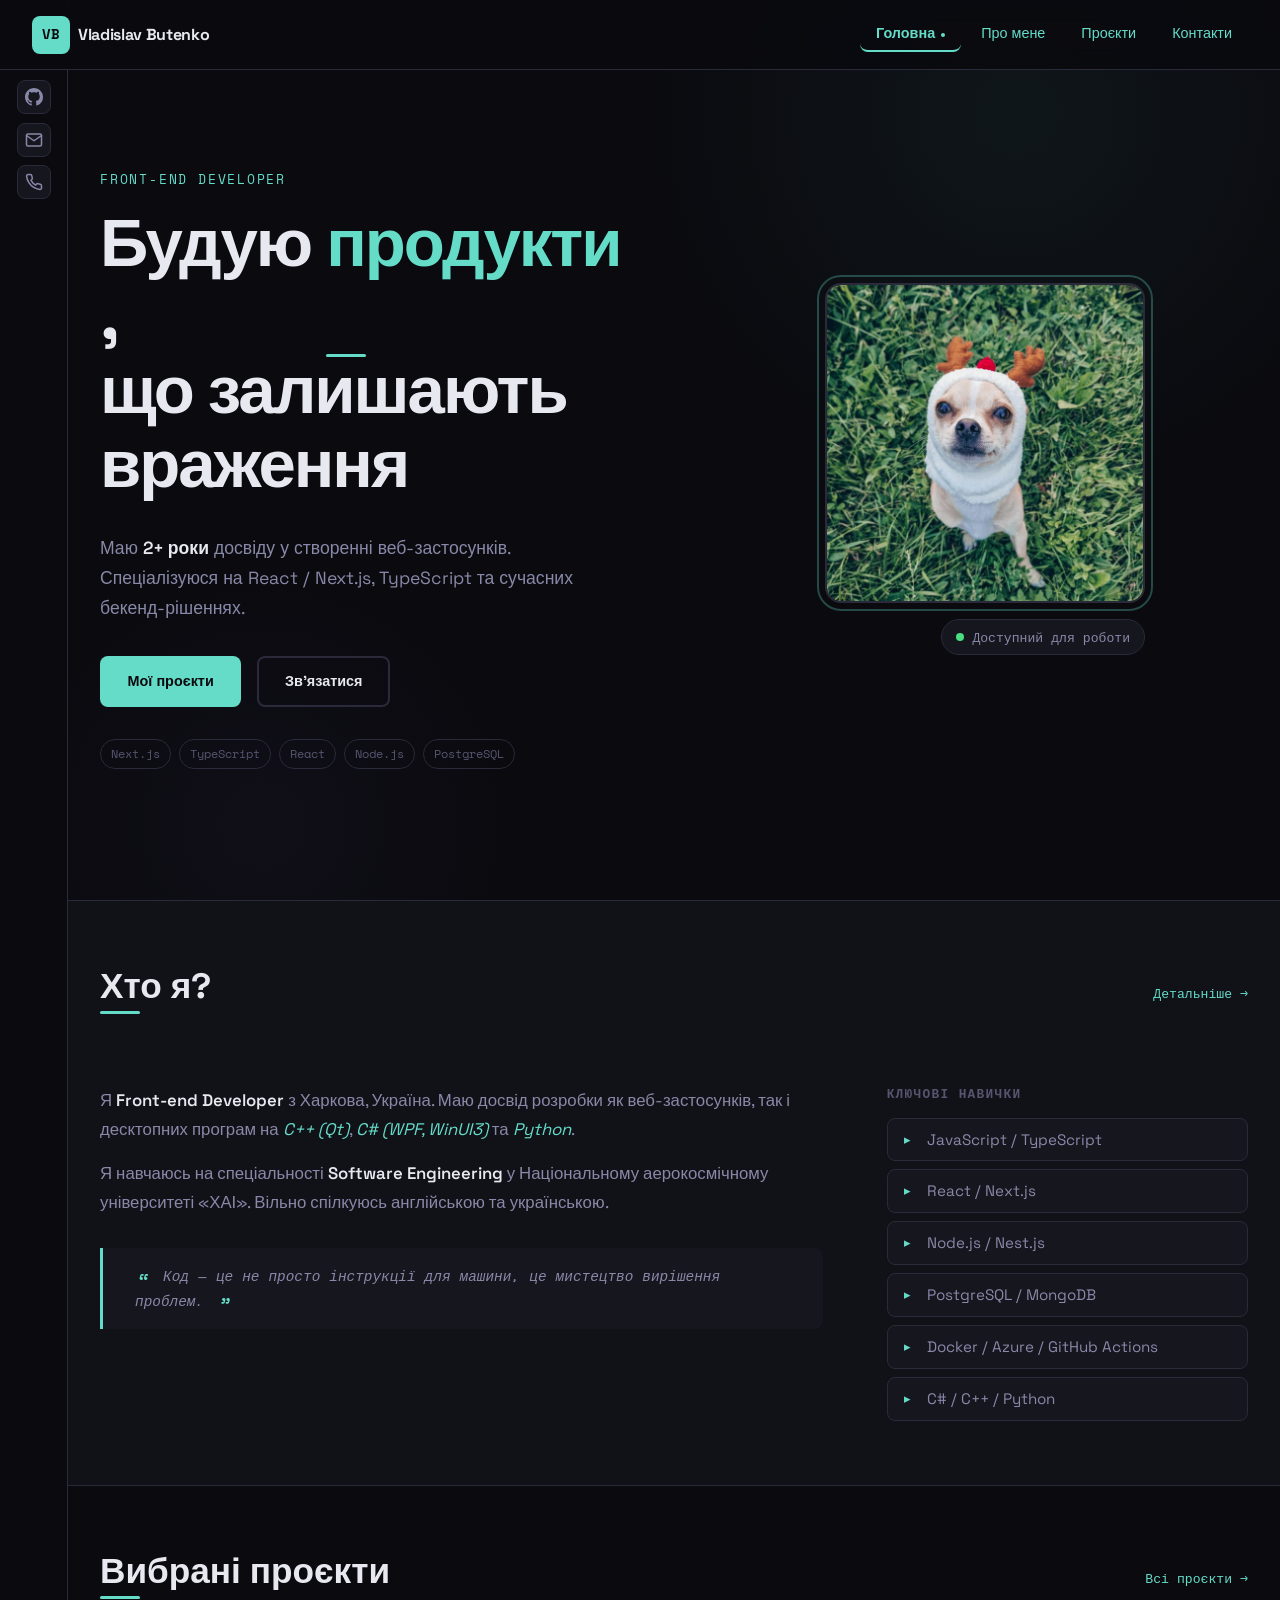
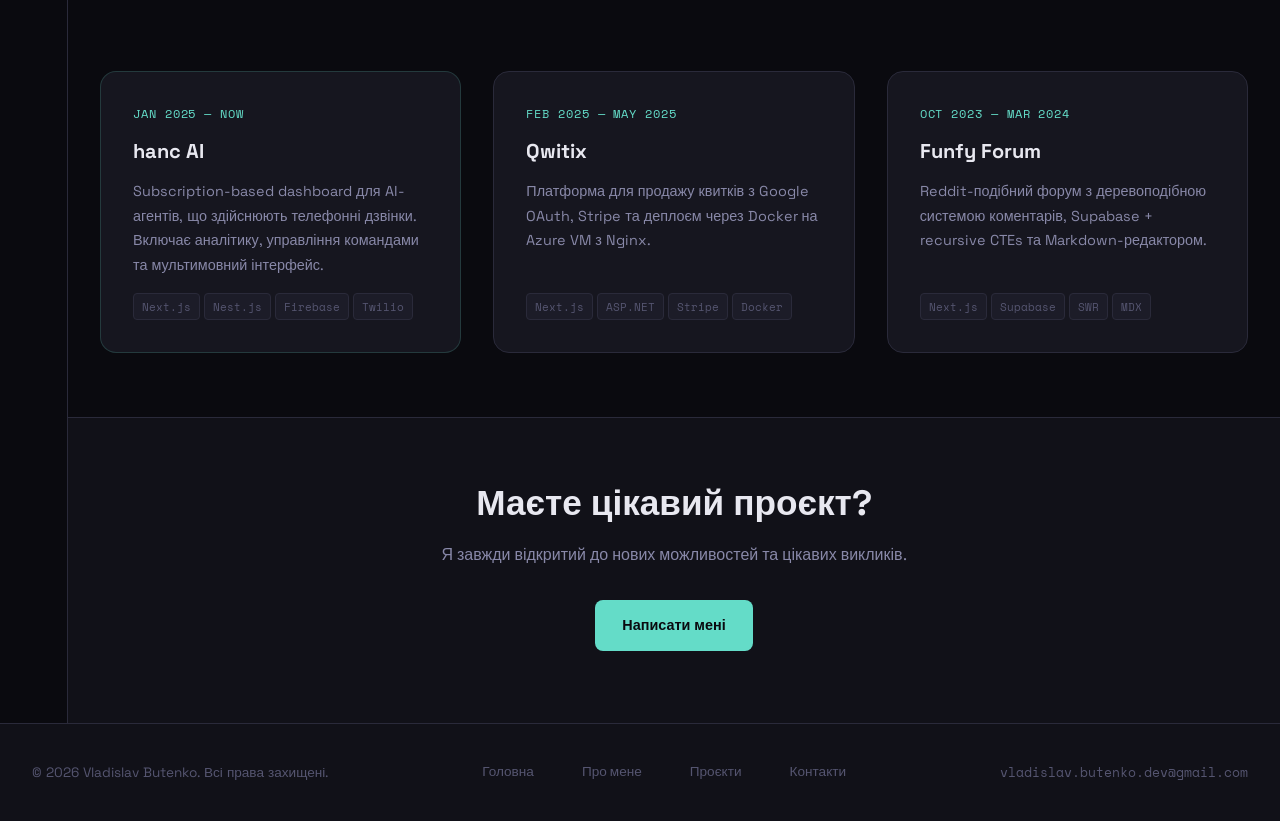
<file: index.html>
<!doctype html>
<html lang="uk">
  <head>
    <meta charset="UTF-8" />
    <meta name="viewport" content="width=device-width, initial-scale=1.0" />
    <meta
      name="description"
      content="Vladislav Butenko — Front-end Developer. Персональне портфоліо."
    />
    <meta name="author" content="Vladislav Butenko" />
    <title>Vladislav Butenko — Портфоліо</title>
    <link rel="preconnect" href="https://fonts.googleapis.com" />
    <link rel="preconnect" href="https://fonts.gstatic.com" crossorigin />
    <link
      href="https://fonts.googleapis.com/css2?family=Space+Grotesk:wght@300;400;500;600;700&family=Space+Mono:ital,wght@0,400;0,700;1,400&display=swap"
      rel="stylesheet"
    />
    <link rel="stylesheet" href="styles.css" />
  </head>
  <body>
    <div class="page">
      <div id="top" aria-hidden="true"></div>
      <!-- ===== HEADER ===== -->
      <header class="site-header page-header">
        <div class="header-inner">
          <a href="index.html" class="logo" aria-label="Головна">
            <span class="logo-mark">VB</span>
            <span class="logo-text">Vladislav Butenko</span>
          </a>

          <nav class="nav" aria-label="Головна навігація">
            <input
              type="checkbox"
              id="menu-toggle"
              class="menu-toggle"
              aria-hidden="true"
            />
            <label
              for="menu-toggle"
              class="hamburger"
              aria-label="Відкрити меню"
            >
              <span></span>
              <span></span>
              <span></span>
            </label>
            <ul class="nav-list">
              <li class="nav-item"><span class="nav-current">Головна</span></li>
              <li class="nav-item">
                <a href="about.html" class="nav-link">Про мене</a>
              </li>
              <li class="nav-item">
                <a href="projects.html" class="nav-link">Проєкти</a>
              </li>
              <li class="nav-item">
                <a href="contacts.html" class="nav-link">Контакти</a>
              </li>
            </ul>
          </nav>
        </div>
      </header>

      <!-- ===== MAIN ===== -->
      <main id="main-content" class="page-content">
        <!-- Hero Section -->
        <section class="hero section" id="hero">
          <div class="container hero-layout">
            <div class="hero-content">
              <p class="hero-tag">Front-end Developer</p>
              <h1 class="hero-title">
                Будую <em>продукти</em>,<br />
                що залишають<br />
                <strong>враження</strong>
              </h1>
              <p class="hero-description">
                Маю <strong>2+ роки</strong> досвіду у створенні
                веб-застосунків. Спеціалізуюся на React / Next.js, TypeScript та
                сучасних бекенд-рішеннях.
              </p>
              <div class="hero-actions">
                <a href="projects.html" class="btn btn-primary">Мої проєкти</a>
                <a href="contacts.html" class="btn btn-outline">Зв'язатися</a>
              </div>
              <ul class="hero-stack">
                <li>Next.js</li>
                <li>TypeScript</li>
                <li>React</li>
                <li>Node.js</li>
                <li>PostgreSQL</li>
              </ul>
            </div>
            <div class="hero-visual">
              <figure class="avatar-wrapper">
                <div class="avatar-ring"></div>
                <img
                  src="images/avatar.jpg"
                  alt="Vladislav Butenko — Front-end Developer"
                  class="avatar-img"
                  width="340"
                  height="340"
                />
                <figcaption class="sr-only">Vladislav Butenko</figcaption>
              </figure>
              <div class="hero-badge" aria-hidden="true">
                <span class="badge-dot"></span>
                <span>Доступний для роботи</span>
              </div>
            </div>
          </div>
        </section>

        <!-- About Preview Section -->
        <section class="section section-about-preview" id="about-preview">
          <div class="container">
            <div class="section-header">
              <h2 class="section-title">Хто я?</h2>
              <a href="about.html" class="section-link">Детальніше &rarr;</a>
            </div>
            <div class="about-preview-grid">
              <div class="about-preview-text">
                <p>
                  Я <strong>Front-end Developer</strong> з Харкова, Україна. Маю
                  досвід розробки як веб-застосунків, так і десктопних програм
                  на <em>C++ (Qt)</em>, <em>C# (WPF, WinUI3)</em> та
                  <em>Python</em>.
                </p>
                <p>
                  Я навчаюсь на спеціальності
                  <strong>Software Engineering</strong> у Національному
                  аерокосмічному університеті «ХАІ». Вільно спілкуюсь
                  англійською та українською.
                </p>
                <blockquote class="home-quote">
                  <p>
                    Код — це не просто інструкції для машини, це мистецтво
                    вирішення проблем.
                  </p>
                </blockquote>
              </div>
              <aside class="about-preview-aside">
                <h3>Ключові навички</h3>
                <ul class="skills-list">
                  <li><span></span>JavaScript / TypeScript</li>
                  <li><span></span>React / Next.js</li>
                  <li><span></span>Node.js / Nest.js</li>
                  <li><span></span>PostgreSQL / MongoDB</li>
                  <li><span></span>Docker / Azure / GitHub Actions</li>
                  <li><span></span>C# / C++ / Python</li>
                </ul>
              </aside>
            </div>
          </div>
        </section>

        <!-- Featured Projects Section -->
        <section class="section section-featured" id="featured">
          <div class="container">
            <div class="section-header">
              <h2 class="section-title">Вибрані проєкти</h2>
              <a href="projects.html" class="section-link"
                >Всі проєкти &rarr;</a
              >
            </div>
            <div class="featured-grid">
              <article class="project-card project-card--featured">
                <div class="card-tag">Jan 2025 &mdash; Now</div>
                <h3 class="card-title">hanc AI</h3>
                <p class="card-description">
                  Subscription-based dashboard для AI-агентів, що здійснюють
                  телефонні дзвінки. Включає аналітику, управління командами та
                  мультимовний інтерфейс.
                </p>
                <ul class="card-stack">
                  <li>Next.js</li>
                  <li>Nest.js</li>
                  <li>Firebase</li>
                  <li>Twilio</li>
                </ul>
              </article>
              <article class="project-card">
                <div class="card-tag">Feb 2025 &mdash; May 2025</div>
                <h3 class="card-title">Qwitix</h3>
                <p class="card-description">
                  Платформа для продажу квитків з Google OAuth, Stripe та
                  деплоєм через Docker на Azure VM з Nginx.
                </p>
                <ul class="card-stack">
                  <li>Next.js</li>
                  <li>ASP.NET</li>
                  <li>Stripe</li>
                  <li>Docker</li>
                </ul>
              </article>
              <article class="project-card">
                <div class="card-tag">Oct 2023 &mdash; Mar 2024</div>
                <h3 class="card-title">Funfy Forum</h3>
                <p class="card-description">
                  Reddit-подібний форум з деревоподібною системою коментарів,
                  Supabase + recursive CTEs та Markdown-редактором.
                </p>
                <ul class="card-stack">
                  <li>Next.js</li>
                  <li>Supabase</li>
                  <li>SWR</li>
                  <li>MDX</li>
                </ul>
              </article>
            </div>
          </div>
        </section>

        <!-- CTA Section -->
        <section class="section section-cta" id="cta">
          <div class="container">
            <div class="cta-box">
              <h2>Маєте цікавий проєкт?</h2>
              <p>
                Я завжди відкритий до нових можливостей та цікавих викликів.
              </p>
              <a href="contacts.html" class="btn btn-primary">Написати мені</a>
            </div>
          </div>
        </section>
      </main>

      <aside class="page-sidebar social-nav" aria-label="Соціальні мережі">
        <p class="social-nav-label">Мої соціальні мережі</p>
        <ul class="social-nav-list">
          <li>
            <a
              href="https://github.com/Fyz-dev"
              target="_blank"
              rel="noopener noreferrer"
              class="social-nav-link"
              aria-label="GitHub"
              title="GitHub"
            >
              <svg
                aria-hidden="true"
                width="18"
                height="18"
                viewBox="0 0 24 24"
                fill="currentColor"
              >
                <path
                  d="M12 0C5.37 0 0 5.37 0 12c0 5.31 3.435 9.795 8.205 11.385.6.105.825-.255.825-.57 0-.285-.015-1.23-.015-2.235-3.015.555-3.795-.735-4.035-1.41-.135-.345-.72-1.41-1.23-1.695-.42-.225-1.02-.78-.015-.795.945-.015 1.62.87 1.845 1.23 1.08 1.815 2.805 1.305 3.495.99.105-.78.42-1.305.765-1.605-2.67-.3-5.46-1.335-5.46-5.925 0-1.305.465-2.385 1.23-3.225-.12-.3-.54-1.53.12-3.18 0 0 1.005-.315 3.3 1.23.96-.27 1.98-.405 3-.405s2.04.135 3 .405c2.295-1.56 3.3-1.23 3.3-1.23.66 1.65.24 2.88.12 3.18.765.84 1.23 1.905 1.23 3.225 0 4.605-2.805 5.625-5.475 5.925.435.375.81 1.095.81 2.22 0 1.605-.015 2.895-.015 3.3 0 .315.225.69.825.57A12.02 12.02 0 0 0 24 12c0-6.63-5.37-12-12-12z"
                />
              </svg>
            </a>
          </li>
          <li>
            <a
              href="mailto:vladislav.butenko.dev@gmail.com"
              class="social-nav-link"
              aria-label="Email"
              title="Email"
            >
              <svg
                aria-hidden="true"
                width="18"
                height="18"
                viewBox="0 0 24 24"
                fill="none"
                stroke="currentColor"
                stroke-width="2"
                stroke-linecap="round"
                stroke-linejoin="round"
              >
                <path
                  d="M4 4h16c1.1 0 2 .9 2 2v12c0 1.1-.9 2-2 2H4c-1.1 0-2-.9-2-2V6c0-1.1.9-2 2-2z"
                />
                <polyline points="22,6 12,13 2,6" />
              </svg>
            </a>
          </li>
          <li>
            <a
              href="tel:+380000000000"
              class="social-nav-link"
              aria-label="Телефон"
              title="Телефон"
            >
              <svg
                aria-hidden="true"
                width="18"
                height="18"
                viewBox="0 0 24 24"
                fill="none"
                stroke="currentColor"
                stroke-width="2"
                stroke-linecap="round"
                stroke-linejoin="round"
              >
                <path
                  d="M22 16.92v3a2 2 0 0 1-2.18 2 19.79 19.79 0 0 1-8.63-3.07 19.5 19.5 0 0 1-6-6A19.79 19.79 0 0 1 2.12 4.18 2 2 0 0 1 4.11 2h3a2 2 0 0 1 2 1.72c.12.9.33 1.78.62 2.62a2 2 0 0 1-.45 2.11L8 9.76a16 16 0 0 0 6.24 6.24l1.31-1.28a2 2 0 0 1 2.11-.45c.84.29 1.72.5 2.62.62A2 2 0 0 1 22 16.92z"
                />
              </svg>
            </a>
          </li>
        </ul>
      </aside>

      <!-- ===== FOOTER ===== -->
      <footer class="site-footer page-footer">
        <div class="container footer-inner">
          <p>&copy; 2026 Vladislav Butenko. Всі права захищені.</p>
          <nav aria-label="Footer навігація">
            <ul class="footer-nav">
              <li><a href="index.html">Головна</a></li>
              <li><a href="about.html">Про мене</a></li>
              <li><a href="projects.html">Проєкти</a></li>
              <li><a href="contacts.html">Контакти</a></li>
            </ul>
          </nav>
          <p class="footer-contact">
            <a href="mailto:vladislav.butenko.dev@gmail.com"
              >vladislav.butenko.dev@gmail.com</a
            >
          </p>
        </div>
      </footer>
    </div>

    <!-- Back to top button -->
    <a href="#top" class="back-to-top" aria-label="Повернутися нагору"
      >&#8593;</a
    >

    <script>
      var backToTop = document.querySelector(".back-to-top");
      if (backToTop) {
        function toggleBackToTop() {
          if (window.scrollY > 320) {
            backToTop.classList.add("visible");
          } else {
            backToTop.classList.remove("visible");
          }
        }

        toggleBackToTop();
        window.addEventListener("scroll", toggleBackToTop, { passive: true });
      }
    </script>
  </body>
</html>
</file>
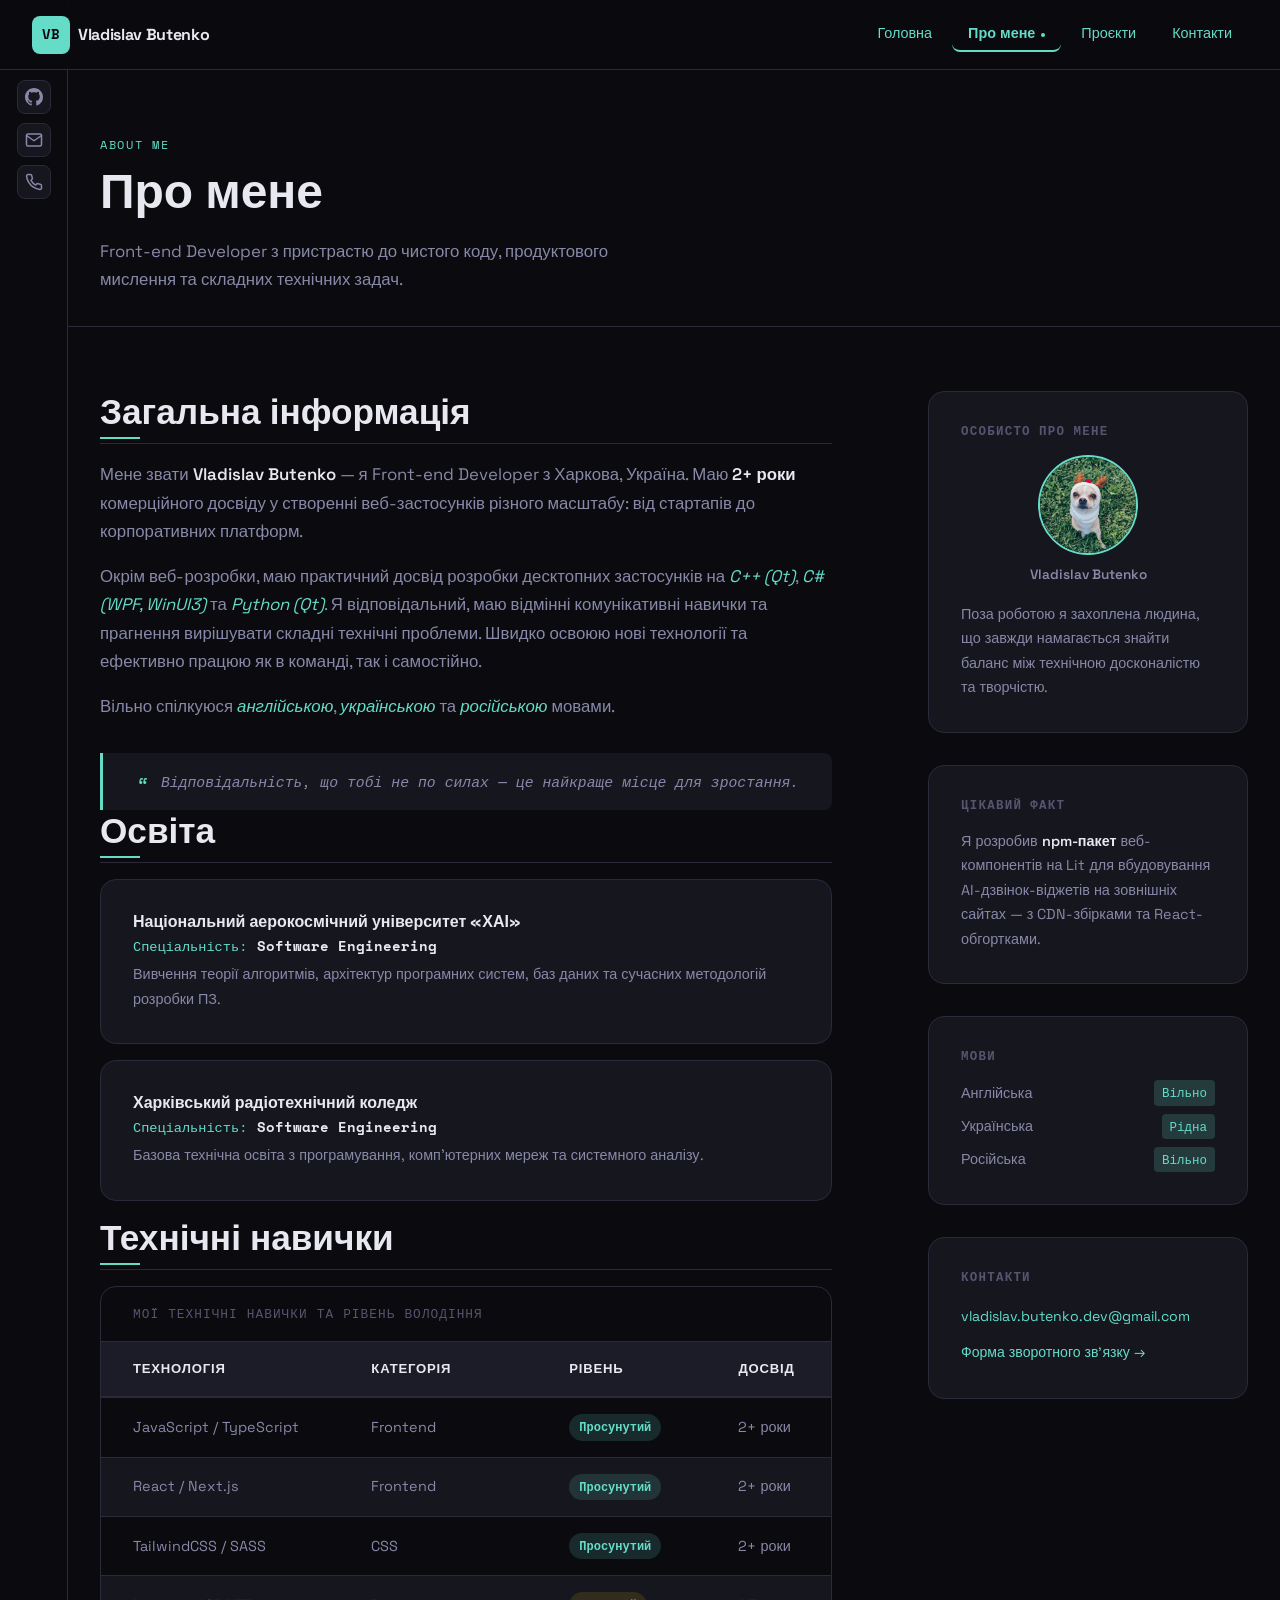
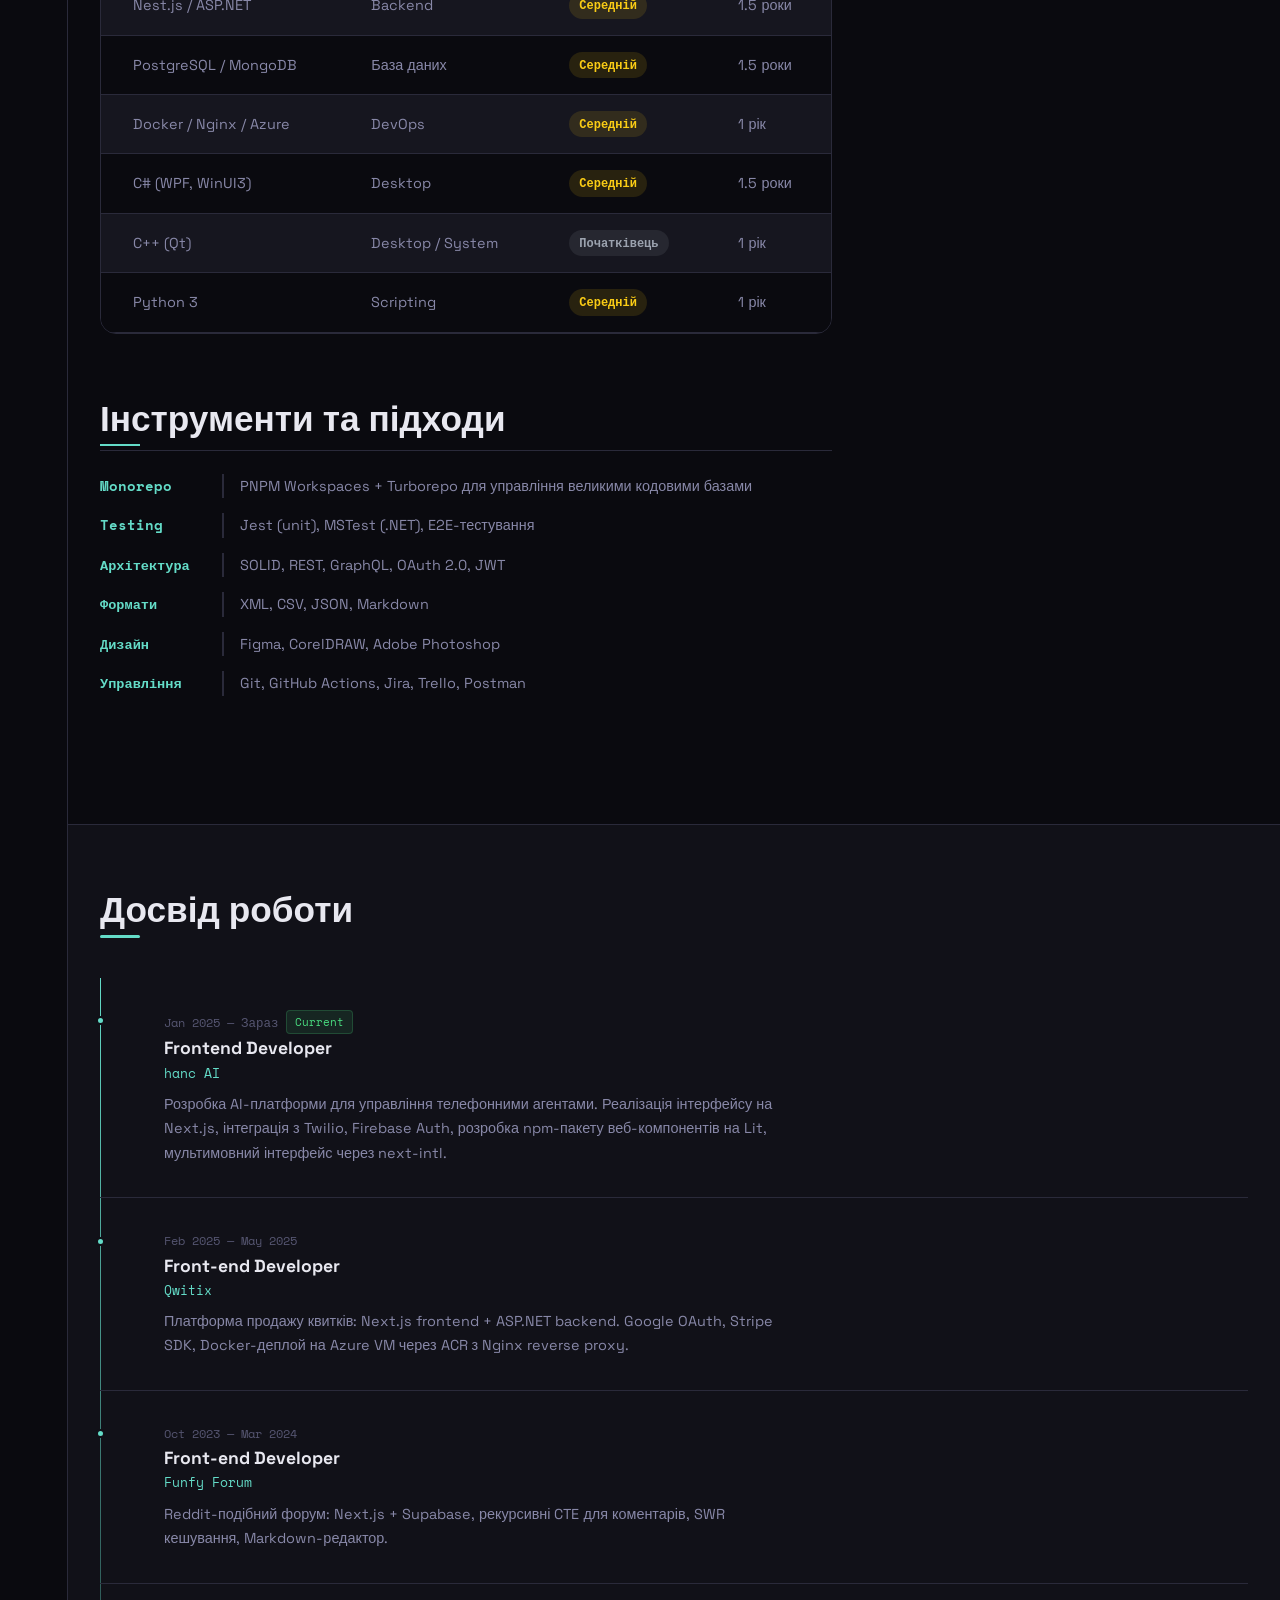
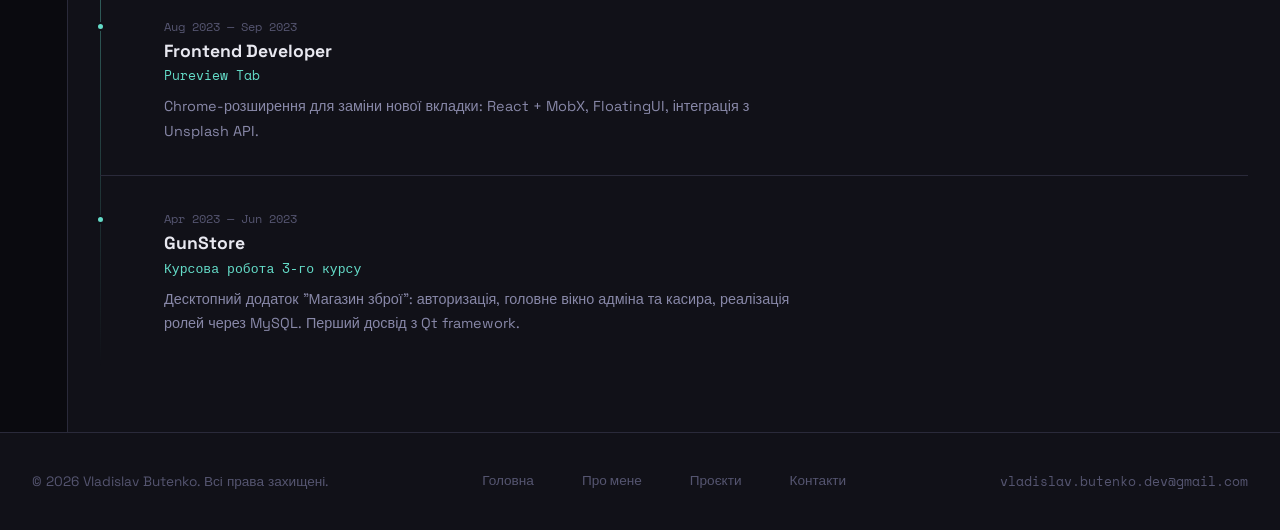
<file: about.html>
<!doctype html>
<html lang="uk">
  <head>
    <meta charset="UTF-8" />
    <meta name="viewport" content="width=device-width, initial-scale=1.0" />
    <meta
      name="description"
      content="Про мене — Vladislav Butenko, Front-end Developer. Освіта, навички та досвід."
    />
    <meta name="author" content="Vladislav Butenko" />
    <title>Про мене — Vladislav Butenko</title>
    <link rel="preconnect" href="https://fonts.googleapis.com" />
    <link rel="preconnect" href="https://fonts.gstatic.com" crossorigin />
    <link
      href="https://fonts.googleapis.com/css2?family=Space+Grotesk:wght@300;400;500;600;700&family=Space+Mono:ital,wght@0,400;0,700;1,400&display=swap"
      rel="stylesheet"
    />
    <link rel="stylesheet" href="styles.css" />
  </head>
  <body>
    <div class="page">
      <div id="top" aria-hidden="true"></div>
      <!-- ===== HEADER ===== -->
      <header class="site-header page-header">
        <div class="header-inner">
          <a href="index.html" class="logo" aria-label="Головна">
            <span class="logo-mark">VB</span>
            <span class="logo-text">Vladislav Butenko</span>
          </a>

          <nav class="nav" aria-label="Головна навігація">
            <input
              type="checkbox"
              id="menu-toggle"
              class="menu-toggle"
              aria-hidden="true"
            />
            <label
              for="menu-toggle"
              class="hamburger"
              aria-label="Відкрити меню"
            >
              <span></span>
              <span></span>
              <span></span>
            </label>
            <ul class="nav-list">
              <li class="nav-item">
                <a href="index.html" class="nav-link">Головна</a>
              </li>
              <li class="nav-item">
                <span class="nav-current">Про мене</span>
              </li>
              <li class="nav-item">
                <a href="projects.html" class="nav-link">Проєкти</a>
              </li>
              <li class="nav-item">
                <a href="contacts.html" class="nav-link">Контакти</a>
              </li>
            </ul>
          </nav>
        </div>
      </header>

      <!-- ===== MAIN ===== -->
      <main id="main-content" class="page-content">
        <!-- Page Hero -->
        <section class="page-hero section">
          <div class="container">
            <p class="page-hero-tag">About me</p>
            <h1 class="page-hero-title">Про мене</h1>
            <p class="page-hero-description">
              Front-end Developer з пристрастю до чистого коду, продуктового
              мислення та складних технічних задач.
            </p>
          </div>
        </section>

        <!-- Bio Section -->
        <section class="section" id="bio">
          <div class="container about-layout">
            <div class="about-main">
              <article class="about-bio">
                <h2>Загальна інформація</h2>
                <p>
                  Мене звати <strong>Vladislav Butenko</strong> — я Front-end
                  Developer з Харкова, Україна. Маю
                  <strong>2+ роки</strong> комерційного досвіду у створенні
                  веб-застосунків різного масштабу: від стартапів до
                  корпоративних платформ.
                </p>
                <p>
                  Окрім веб-розробки, маю практичний досвід розробки десктопних
                  застосунків на
                  <em>C++ (Qt)</em>, <em>C# (WPF, WinUI3)</em> та
                  <em>Python (Qt)</em>. Я відповідальний, маю відмінні
                  комунікативні навички та прагнення вирішувати складні технічні
                  проблеми. Швидко освоюю нові технології та ефективно працюю як
                  в команді, так і самостійно.
                </p>
                <p>
                  Вільно спілкуюся <em>англійською</em>, <em>українською</em> та
                  <em>російською</em> мовами.
                </p>

                <blockquote class="about-quote">
                  <p>
                    Відповідальність, що тобі не по силах — це найкраще місце
                    для зростання.
                  </p>
                </blockquote>
              </article>

              <!-- Education Section -->
              <section id="education">
                <h2>Освіта</h2>

                <div class="edu-item">
                  <h3>Національний аерокосмічний університет «ХАІ»</h3>
                  <p class="edu-meta">
                    Спеціальність: <strong>Software Engineering</strong>
                  </p>
                  <p>
                    Вивчення теорії алгоритмів, архітектур програмних систем,
                    баз даних та сучасних методологій розробки ПЗ.
                  </p>
                </div>

                <div class="edu-item">
                  <h3>Харківський радіотехнічний коледж</h3>
                  <p class="edu-meta">
                    Спеціальність: <strong>Software Engineering</strong>
                  </p>
                  <p>
                    Базова технічна освіта з програмування, комп'ютерних мереж
                    та системного аналізу.
                  </p>
                </div>
              </section>

              <!-- Skills Table -->
              <section id="skills-table">
                <h2>Технічні навички</h2>
                <div class="table-wrapper">
                  <table class="skills-table">
                    <caption>
                      Мої технічні навички та рівень володіння
                    </caption>
                    <thead>
                      <tr>
                        <th scope="col">Технологія</th>
                        <th scope="col">Категорія</th>
                        <th scope="col">Рівень</th>
                        <th scope="col">Досвід</th>
                      </tr>
                    </thead>
                    <tbody>
                      <tr>
                        <td>JavaScript / TypeScript</td>
                        <td>Frontend</td>
                        <td>
                          <span class="level-badge level-advanced"
                            >Просунутий</span
                          >
                        </td>
                        <td>2+ роки</td>
                      </tr>
                      <tr>
                        <td>React / Next.js</td>
                        <td>Frontend</td>
                        <td>
                          <span class="level-badge level-advanced"
                            >Просунутий</span
                          >
                        </td>
                        <td>2+ роки</td>
                      </tr>
                      <tr>
                        <td>TailwindCSS / SASS</td>
                        <td>CSS</td>
                        <td>
                          <span class="level-badge level-advanced"
                            >Просунутий</span
                          >
                        </td>
                        <td>2+ роки</td>
                      </tr>
                      <tr>
                        <td>Nest.js / ASP.NET</td>
                        <td>Backend</td>
                        <td>
                          <span class="level-badge level-intermediate"
                            >Середній</span
                          >
                        </td>
                        <td>1.5 роки</td>
                      </tr>
                      <tr>
                        <td>PostgreSQL / MongoDB</td>
                        <td>База даних</td>
                        <td>
                          <span class="level-badge level-intermediate"
                            >Середній</span
                          >
                        </td>
                        <td>1.5 роки</td>
                      </tr>
                      <tr>
                        <td>Docker / Nginx / Azure</td>
                        <td>DevOps</td>
                        <td>
                          <span class="level-badge level-intermediate"
                            >Середній</span
                          >
                        </td>
                        <td>1 рік</td>
                      </tr>
                      <tr>
                        <td>C# (WPF, WinUI3)</td>
                        <td>Desktop</td>
                        <td>
                          <span class="level-badge level-intermediate"
                            >Середній</span
                          >
                        </td>
                        <td>1.5 роки</td>
                      </tr>
                      <tr>
                        <td>C++ (Qt)</td>
                        <td>Desktop / System</td>
                        <td>
                          <span class="level-badge level-beginner"
                            >Початківець</span
                          >
                        </td>
                        <td>1 рік</td>
                      </tr>
                      <tr>
                        <td>Python 3</td>
                        <td>Scripting</td>
                        <td>
                          <span class="level-badge level-intermediate"
                            >Середній</span
                          >
                        </td>
                        <td>1 рік</td>
                      </tr>
                    </tbody>
                  </table>
                </div>
              </section>

              <!-- Terminology List -->
              <section id="terms">
                <h2>Інструменти та підходи</h2>
                <dl class="terms-list">
                  <dt>Monorepo</dt>
                  <dd>
                    PNPM Workspaces + Turborepo для управління великими кодовими
                    базами
                  </dd>
                  <dt>Testing</dt>
                  <dd>Jest (unit), MSTest (.NET), E2E-тестування</dd>
                  <dt>Архітектура</dt>
                  <dd>SOLID, REST, GraphQL, OAuth 2.0, JWT</dd>
                  <dt>Формати</dt>
                  <dd>XML, CSV, JSON, Markdown</dd>
                  <dt>Дизайн</dt>
                  <dd>Figma, CorelDRAW, Adobe Photoshop</dd>
                  <dt>Управління</dt>
                  <dd>Git, GitHub Actions, Jira, Trello, Postman</dd>
                </dl>
              </section>
            </div>
            <!-- /.about-main -->

            <!-- Sidebar -->
            <aside class="about-sidebar">
              <div class="sidebar-card">
                <h3>Особисто про мене</h3>
                <figure class="sidebar-avatar">
                  <img
                    src="images/avatar.jpg"
                    alt="Vladislav Butenko — Front-end Developer"
                    width="120"
                    height="120"
                  />
                  <figcaption>Vladislav Butenko</figcaption>
                </figure>
                <p>
                  Поза роботою я захоплена людина, що завжди намагається знайти
                  баланс між технічною досконалістю та творчістю.
                </p>
              </div>

              <div class="sidebar-card">
                <h3>Цікавий факт</h3>
                <p>
                  Я розробив <strong>npm-пакет</strong> веб-компонентів на Lit
                  для вбудовування AI-дзвінок-віджетів на зовнішніх сайтах — з
                  CDN-збірками та React-обгортками.
                </p>
              </div>

              <div class="sidebar-card">
                <h3>Мови</h3>
                <ul class="lang-list">
                  <li>
                    <span class="lang-name">Англійська</span>
                    <span class="lang-level">Вільно</span>
                  </li>
                  <li>
                    <span class="lang-name">Українська</span>
                    <span class="lang-level">Рідна</span>
                  </li>
                  <li>
                    <span class="lang-name">Російська</span>
                    <span class="lang-level">Вільно</span>
                  </li>
                </ul>
              </div>

              <div class="sidebar-card">
                <h3>Контакти</h3>
                <ul class="contact-quick">
                  <li>
                    <a href="mailto:vladislav.butenko.dev@gmail.com">
                      vladislav.butenko.dev@gmail.com
                    </a>
                  </li>
                  <li>
                    <a href="contacts.html">Форма зворотного зв'язку &rarr;</a>
                  </li>
                </ul>
              </div>
            </aside>
          </div>
          <!-- /.about-layout -->
        </section>

        <!-- Experience Section -->
        <section class="section section-experience" id="experience">
          <div class="container">
            <h2 class="section-title">Досвід роботи</h2>
            <ol class="experience-list">
              <li class="exp-item">
                <div class="exp-meta">
                  <span class="exp-date">Jan 2025 — Зараз</span>
                  <span class="exp-badge">Current</span>
                </div>
                <h3 class="exp-title">Frontend Developer</h3>
                <p class="exp-company">hanc AI</p>
                <p class="exp-desc">
                  Розробка AI-платформи для управління телефонними агентами.
                  Реалізація інтерфейсу на Next.js, інтеграція з Twilio,
                  Firebase Auth, розробка npm-пакету веб-компонентів на Lit,
                  мультимовний інтерфейс через next-intl.
                </p>
              </li>
              <li class="exp-item">
                <div class="exp-meta">
                  <span class="exp-date">Feb 2025 — May 2025</span>
                </div>
                <h3 class="exp-title">Front-end Developer</h3>
                <p class="exp-company">Qwitix</p>
                <p class="exp-desc">
                  Платформа продажу квитків: Next.js frontend + ASP.NET backend.
                  Google OAuth, Stripe SDK, Docker-деплой на Azure VM через ACR
                  з Nginx reverse proxy.
                </p>
              </li>
              <li class="exp-item">
                <div class="exp-meta">
                  <span class="exp-date">Oct 2023 — Mar 2024</span>
                </div>
                <h3 class="exp-title">Front-end Developer</h3>
                <p class="exp-company">Funfy Forum</p>
                <p class="exp-desc">
                  Reddit-подібний форум: Next.js + Supabase, рекурсивні CTE для
                  коментарів, SWR кешування, Markdown-редактор.
                </p>
              </li>
              <li class="exp-item">
                <div class="exp-meta">
                  <span class="exp-date">Aug 2023 — Sep 2023</span>
                </div>
                <h3 class="exp-title">Frontend Developer</h3>
                <p class="exp-company">Pureview Tab</p>
                <p class="exp-desc">
                  Chrome-розширення для заміни нової вкладки: React + MobX,
                  FloatingUI, інтеграція з Unsplash API.
                </p>
              </li>
              <li class="exp-item">
                <div class="exp-meta">
                  <span class="exp-date">Apr 2023 — Jun 2023</span>
                </div>
                <h3 class="exp-title">GunStore</h3>
                <p class="exp-company">Курсова робота 3-го курсу</p>
                <p class="exp-desc">
                  Десктопний додаток "Магазин зброї": авторизація, головне вікно
                  адміна та касира, реалізація ролей через MySQL. Перший досвід
                  з Qt framework.
                </p>
              </li>
            </ol>
          </div>
        </section>
      </main>

      <aside class="page-sidebar social-nav" aria-label="Соціальні мережі">
        <p class="social-nav-label">Мої соціальні мережі</p>
        <ul class="social-nav-list">
          <li>
            <a
              href="https://github.com/Fyz-dev"
              target="_blank"
              rel="noopener noreferrer"
              class="social-nav-link"
              aria-label="GitHub"
              title="GitHub"
            >
              <svg
                aria-hidden="true"
                width="18"
                height="18"
                viewBox="0 0 24 24"
                fill="currentColor"
              >
                <path
                  d="M12 0C5.37 0 0 5.37 0 12c0 5.31 3.435 9.795 8.205 11.385.6.105.825-.255.825-.57 0-.285-.015-1.23-.015-2.235-3.015.555-3.795-.735-4.035-1.41-.135-.345-.72-1.41-1.23-1.695-.42-.225-1.02-.78-.015-.795.945-.015 1.62.87 1.845 1.23 1.08 1.815 2.805 1.305 3.495.99.105-.78.42-1.305.765-1.605-2.67-.3-5.46-1.335-5.46-5.925 0-1.305.465-2.385 1.23-3.225-.12-.3-.54-1.53.12-3.18 0 0 1.005-.315 3.3 1.23.96-.27 1.98-.405 3-.405s2.04.135 3 .405c2.295-1.56 3.3-1.23 3.3-1.23.66 1.65.24 2.88.12 3.18.765.84 1.23 1.905 1.23 3.225 0 4.605-2.805 5.625-5.475 5.925.435.375.81 1.095.81 2.22 0 1.605-.015 2.895-.015 3.3 0 .315.225.69.825.57A12.02 12.02 0 0 0 24 12c0-6.63-5.37-12-12-12z"
                />
              </svg>
            </a>
          </li>
          <li>
            <a
              href="mailto:vladislav.butenko.dev@gmail.com"
              class="social-nav-link"
              aria-label="Email"
              title="Email"
            >
              <svg
                aria-hidden="true"
                width="18"
                height="18"
                viewBox="0 0 24 24"
                fill="none"
                stroke="currentColor"
                stroke-width="2"
                stroke-linecap="round"
                stroke-linejoin="round"
              >
                <path
                  d="M4 4h16c1.1 0 2 .9 2 2v12c0 1.1-.9 2-2 2H4c-1.1 0-2-.9-2-2V6c0-1.1.9-2 2-2z"
                />
                <polyline points="22,6 12,13 2,6" />
              </svg>
            </a>
          </li>
          <li>
            <a
              href="tel:+380000000000"
              class="social-nav-link"
              aria-label="Телефон"
              title="Телефон"
            >
              <svg
                aria-hidden="true"
                width="18"
                height="18"
                viewBox="0 0 24 24"
                fill="none"
                stroke="currentColor"
                stroke-width="2"
                stroke-linecap="round"
                stroke-linejoin="round"
              >
                <path
                  d="M22 16.92v3a2 2 0 0 1-2.18 2 19.79 19.79 0 0 1-8.63-3.07 19.5 19.5 0 0 1-6-6A19.79 19.79 0 0 1 2.12 4.18 2 2 0 0 1 4.11 2h3a2 2 0 0 1 2 1.72c.12.9.33 1.78.62 2.62a2 2 0 0 1-.45 2.11L8 9.76a16 16 0 0 0 6.24 6.24l1.31-1.28a2 2 0 0 1 2.11-.45c.84.29 1.72.5 2.62.62A2 2 0 0 1 22 16.92z"
                />
              </svg>
            </a>
          </li>
        </ul>
      </aside>

      <!-- ===== FOOTER ===== -->
      <footer class="site-footer page-footer">
        <div class="container footer-inner">
          <p>&copy; 2026 Vladislav Butenko. Всі права захищені.</p>
          <nav aria-label="Footer навігація">
            <ul class="footer-nav">
              <li><a href="index.html">Головна</a></li>
              <li><a href="about.html">Про мене</a></li>
              <li><a href="projects.html">Проєкти</a></li>
              <li><a href="contacts.html">Контакти</a></li>
            </ul>
          </nav>
          <p class="footer-contact">
            <a href="mailto:vladislav.butenko.dev@gmail.com"
              >vladislav.butenko.dev@gmail.com</a
            >
          </p>
        </div>
      </footer>
    </div>

    <a href="#top" class="back-to-top" aria-label="Повернутися нагору"
      >&#8593;</a
    >

    <script>
      var backToTop = document.querySelector(".back-to-top");
      if (backToTop) {
        function toggleBackToTop() {
          if (window.scrollY > 320) {
            backToTop.classList.add("visible");
          } else {
            backToTop.classList.remove("visible");
          }
        }

        toggleBackToTop();
        window.addEventListener("scroll", toggleBackToTop, { passive: true });
      }
    </script>
  </body>
</html>
</file>
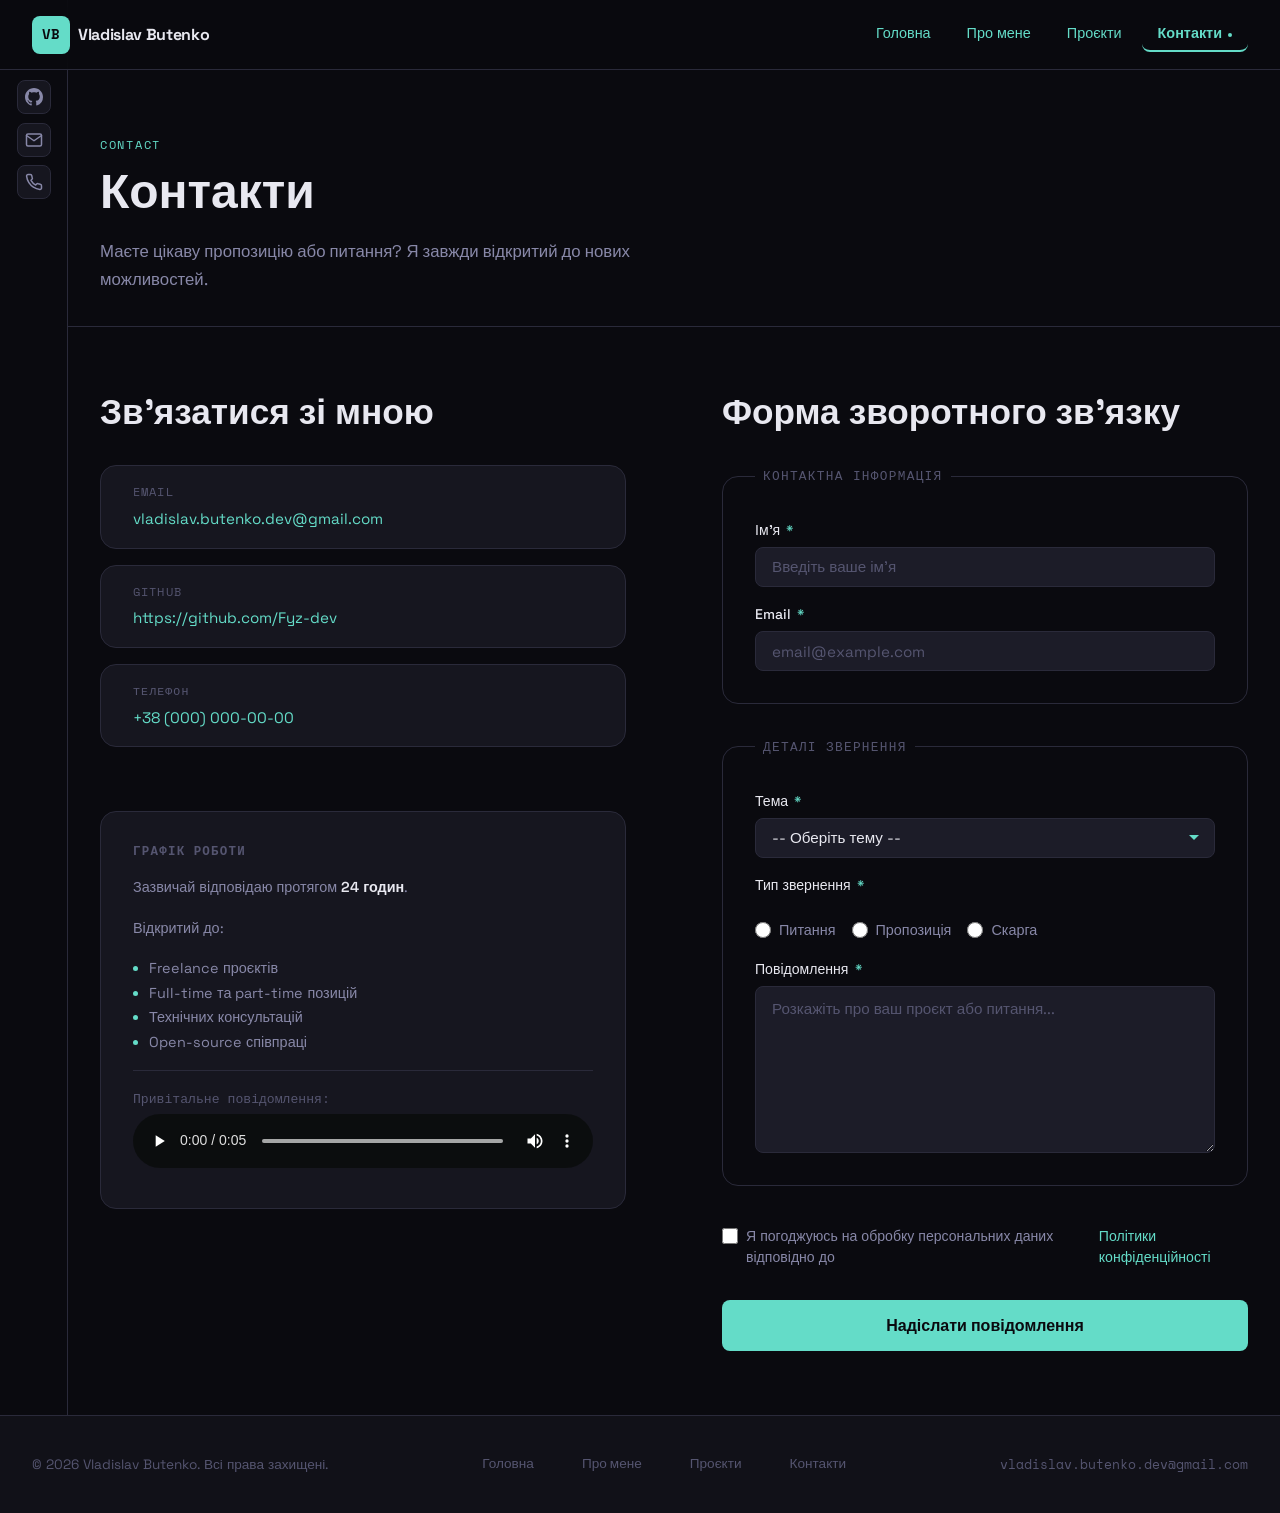
<file: contacts.html>
<!doctype html>
<html lang="uk">
  <head>
    <meta charset="UTF-8" />
    <meta name="viewport" content="width=device-width, initial-scale=1.0" />
    <meta
      name="description"
      content="Контакти — Vladislav Butenko, Front-end Developer. Зв'яжіться зі мною."
    />
    <meta name="author" content="Vladislav Butenko" />
    <title>Контакти — Vladislav Butenko</title>
    <link rel="preconnect" href="https://fonts.googleapis.com" />
    <link rel="preconnect" href="https://fonts.gstatic.com" crossorigin />
    <link
      href="https://fonts.googleapis.com/css2?family=Space+Grotesk:wght@300;400;500;600;700&family=Space+Mono:ital,wght@0,400;0,700;1,400&display=swap"
      rel="stylesheet"
    />
    <link rel="stylesheet" href="styles.css" />
  </head>
  <body>
    <div class="page">
      <div id="top" aria-hidden="true"></div>
      <!-- ===== HEADER ===== -->
      <header class="site-header page-header">
        <div class="header-inner">
          <a href="index.html" class="logo" aria-label="Головна">
            <span class="logo-mark">VB</span>
            <span class="logo-text">Vladislav Butenko</span>
          </a>

          <nav class="nav" aria-label="Головна навігація">
            <input
              type="checkbox"
              id="menu-toggle"
              class="menu-toggle"
              aria-hidden="true"
            />
            <label
              for="menu-toggle"
              class="hamburger"
              aria-label="Відкрити меню"
            >
              <span></span>
              <span></span>
              <span></span>
            </label>
            <ul class="nav-list">
              <li class="nav-item">
                <a href="index.html" class="nav-link">Головна</a>
              </li>
              <li class="nav-item">
                <a href="about.html" class="nav-link">Про мене</a>
              </li>
              <li class="nav-item">
                <a href="projects.html" class="nav-link">Проєкти</a>
              </li>
              <li class="nav-item">
                <span class="nav-current">Контакти</span>
              </li>
            </ul>
          </nav>
        </div>
      </header>

      <!-- ===== MAIN ===== -->
      <main id="main-content" class="page-content">
        <!-- Page Hero -->
        <section class="page-hero section">
          <div class="container">
            <p class="page-hero-tag">Contact</p>
            <h1 class="page-hero-title">Контакти</h1>
            <p class="page-hero-description">
              Маєте цікаву пропозицію або питання? Я завжди відкритий до нових
              можливостей.
            </p>
          </div>
        </section>

        <!-- Contact Layout -->
        <section class="section section-contacts" id="contacts">
          <div class="container contacts-layout">
            <!-- Contact Info -->
            <div class="contacts-info">
              <h2>Зв'язатися зі мною</h2>

              <ul class="contact-methods">
                <li class="contact-method">
                  <span class="contact-method-label">Email</span>
                  <a
                    href="mailto:vladislav.butenko.dev@gmail.com"
                    class="contact-method-value"
                  >
                    vladislav.butenko.dev@gmail.com
                  </a>
                </li>
                <li class="contact-method">
                  <span class="contact-method-label">GitHub</span>
                  <a
                    href="https://github.com/Fyz-dev"
                    target="_blank"
                    rel="noopener noreferrer"
                    class="contact-method-value"
                  >
                    https://github.com/Fyz-dev
                  </a>
                </li>
                <li class="contact-method">
                  <span class="contact-method-label">Телефон</span>
                  <a href="tel:+380000000000" class="contact-method-value"
                    >+38 (000) 000-00-00</a
                  >
                </li>
              </ul>

              <aside class="contacts-aside">
                <h3>Графік роботи</h3>
                <p>Зазвичай відповідаю протягом <strong>24 годин</strong>.</p>
                <p>Відкритий до:</p>
                <ul>
                  <li>Freelance проєктів</li>
                  <li>Full-time та part-time позицій</li>
                  <li>Технічних консультацій</li>
                  <li>Open-source співпраці</li>
                </ul>

                <!-- Audio element -->
                <figure class="audio-figure">
                  <figcaption>Привітальне повідомлення:</figcaption>
                  <audio controls>
                    <source src="audio/music.mp3" type="audio/mpeg" />
                    Ваш браузер не підтримує аудіо.
                  </audio>
                </figure>
              </aside>
            </div>

            <!-- Contact Form -->
            <div class="contacts-form-wrapper">
              <h2>Форма зворотного зв'язку</h2>

              <form
                action="#"
                method="post"
                class="contact-form"
                id="contact-form"
                novalidate
              >
                <fieldset class="form-fieldset">
                  <legend>Контактна інформація</legend>

                  <div class="form-group">
                    <label for="name" class="form-label"
                      >Ім'я
                      <span class="required" aria-hidden="true">*</span></label
                    >
                    <input
                      type="text"
                      id="name"
                      name="name"
                      class="form-input"
                      placeholder="Введіть ваше ім'я"
                      required
                      autocomplete="given-name"
                    />
                  </div>

                  <div class="form-group">
                    <label for="email" class="form-label"
                      >Email
                      <span class="required" aria-hidden="true">*</span></label
                    >
                    <input
                      type="email"
                      id="email"
                      name="email"
                      class="form-input"
                      placeholder="email@example.com"
                      required
                      autocomplete="email"
                    />
                  </div>
                </fieldset>

                <fieldset class="form-fieldset">
                  <legend>Деталі звернення</legend>

                  <div class="form-group">
                    <label for="subject" class="form-label"
                      >Тема
                      <span class="required" aria-hidden="true">*</span></label
                    >
                    <select
                      id="subject"
                      name="subject"
                      class="form-select"
                      required
                    >
                      <option value="">-- Оберіть тему --</option>
                      <option value="general">Загальне питання</option>
                      <option value="cooperation">Співпраця</option>
                      <option value="freelance">Freelance проєкт</option>
                      <option value="job">Пропозиція роботи</option>
                      <option value="feedback">Відгук</option>
                    </select>
                  </div>

                  <div class="form-group">
                    <p class="form-label" id="type-label">
                      Тип звернення
                      <span class="required" aria-hidden="true">*</span>
                    </p>
                    <div
                      class="radio-group"
                      role="radiogroup"
                      aria-labelledby="type-label"
                    >
                      <label class="radio-label">
                        <input
                          type="radio"
                          name="type"
                          value="question"
                          required
                        />
                        Питання
                      </label>
                      <label class="radio-label">
                        <input type="radio" name="type" value="suggestion" />
                        Пропозиція
                      </label>
                      <label class="radio-label">
                        <input type="radio" name="type" value="complaint" />
                        Скарга
                      </label>
                    </div>
                  </div>

                  <div class="form-group">
                    <label for="message" class="form-label"
                      >Повідомлення
                      <span class="required" aria-hidden="true">*</span></label
                    >
                    <textarea
                      id="message"
                      name="message"
                      class="form-textarea"
                      rows="6"
                      placeholder="Розкажіть про ваш проєкт або питання..."
                      required
                    ></textarea>
                  </div>
                </fieldset>

                <div class="form-group form-consent">
                  <label class="checkbox-label">
                    <input
                      type="checkbox"
                      name="consent"
                      id="consent"
                      required
                    />
                    Я погоджуюсь на обробку персональних даних відповідно до
                    <a href="#">Політики конфіденційності</a>
                  </label>
                </div>

                <button type="submit" class="btn btn-primary btn-submit">
                  Надіслати повідомлення
                </button>
              </form>
            </div>
          </div>
        </section>
      </main>

      <aside class="page-sidebar social-nav" aria-label="Соціальні мережі">
        <p class="social-nav-label">Мої соціальні мережі</p>
        <ul class="social-nav-list">
          <li>
            <a
              href="https://github.com/Fyz-dev"
              target="_blank"
              rel="noopener noreferrer"
              class="social-nav-link"
              aria-label="GitHub"
              title="GitHub"
            >
              <svg
                aria-hidden="true"
                width="18"
                height="18"
                viewBox="0 0 24 24"
                fill="currentColor"
              >
                <path
                  d="M12 0C5.37 0 0 5.37 0 12c0 5.31 3.435 9.795 8.205 11.385.6.105.825-.255.825-.57 0-.285-.015-1.23-.015-2.235-3.015.555-3.795-.735-4.035-1.41-.135-.345-.72-1.41-1.23-1.695-.42-.225-1.02-.78-.015-.795.945-.015 1.62.87 1.845 1.23 1.08 1.815 2.805 1.305 3.495.99.105-.78.42-1.305.765-1.605-2.67-.3-5.46-1.335-5.46-5.925 0-1.305.465-2.385 1.23-3.225-.12-.3-.54-1.53.12-3.18 0 0 1.005-.315 3.3 1.23.96-.27 1.98-.405 3-.405s2.04.135 3 .405c2.295-1.56 3.3-1.23 3.3-1.23.66 1.65.24 2.88.12 3.18.765.84 1.23 1.905 1.23 3.225 0 4.605-2.805 5.625-5.475 5.925.435.375.81 1.095.81 2.22 0 1.605-.015 2.895-.015 3.3 0 .315.225.69.825.57A12.02 12.02 0 0 0 24 12c0-6.63-5.37-12-12-12z"
                />
              </svg>
            </a>
          </li>
          <li>
            <a
              href="mailto:vladislav.butenko.dev@gmail.com"
              class="social-nav-link"
              aria-label="Email"
              title="Email"
            >
              <svg
                aria-hidden="true"
                width="18"
                height="18"
                viewBox="0 0 24 24"
                fill="none"
                stroke="currentColor"
                stroke-width="2"
                stroke-linecap="round"
                stroke-linejoin="round"
              >
                <path
                  d="M4 4h16c1.1 0 2 .9 2 2v12c0 1.1-.9 2-2 2H4c-1.1 0-2-.9-2-2V6c0-1.1.9-2 2-2z"
                />
                <polyline points="22,6 12,13 2,6" />
              </svg>
            </a>
          </li>
          <li>
            <a
              href="tel:+380000000000"
              class="social-nav-link"
              aria-label="Телефон"
              title="Телефон"
            >
              <svg
                aria-hidden="true"
                width="18"
                height="18"
                viewBox="0 0 24 24"
                fill="none"
                stroke="currentColor"
                stroke-width="2"
                stroke-linecap="round"
                stroke-linejoin="round"
              >
                <path
                  d="M22 16.92v3a2 2 0 0 1-2.18 2 19.79 19.79 0 0 1-8.63-3.07 19.5 19.5 0 0 1-6-6A19.79 19.79 0 0 1 2.12 4.18 2 2 0 0 1 4.11 2h3a2 2 0 0 1 2 1.72c.12.9.33 1.78.62 2.62a2 2 0 0 1-.45 2.11L8 9.76a16 16 0 0 0 6.24 6.24l1.31-1.28a2 2 0 0 1 2.11-.45c.84.29 1.72.5 2.62.62A2 2 0 0 1 22 16.92z"
                />
              </svg>
            </a>
          </li>
        </ul>
      </aside>

      <!-- ===== FOOTER ===== -->
      <footer class="site-footer page-footer">
        <div class="container footer-inner">
          <p>&copy; 2026 Vladislav Butenko. Всі права захищені.</p>
          <nav aria-label="Footer навігація">
            <ul class="footer-nav">
              <li><a href="index.html">Головна</a></li>
              <li><a href="about.html">Про мене</a></li>
              <li><a href="projects.html">Проєкти</a></li>
              <li><a href="contacts.html">Контакти</a></li>
            </ul>
          </nav>
          <p class="footer-contact">
            <a href="mailto:vladislav.butenko.dev@gmail.com"
              >vladislav.butenko.dev@gmail.com</a
            >
          </p>
        </div>
      </footer>
    </div>

    <a href="#top" class="back-to-top" aria-label="Повернутися нагору"
      >&#8593;</a
    >

    <script>
      var backToTop = document.querySelector(".back-to-top");
      if (backToTop) {
        function toggleBackToTop() {
          if (window.scrollY > 320) {
            backToTop.classList.add("visible");
          } else {
            backToTop.classList.remove("visible");
          }
        }

        toggleBackToTop();
        window.addEventListener("scroll", toggleBackToTop, { passive: true });
      }

      var form = document.getElementById("contact-form");
      if (form) {
        form.addEventListener("submit", function (e) {
          e.preventDefault();
          var btn = form.querySelector(".btn-submit");
          btn.textContent = "Надіслано!";
          btn.disabled = true;
          btn.classList.add("btn-sent");
        });
      }
    </script>
  </body>
</html>
</file>
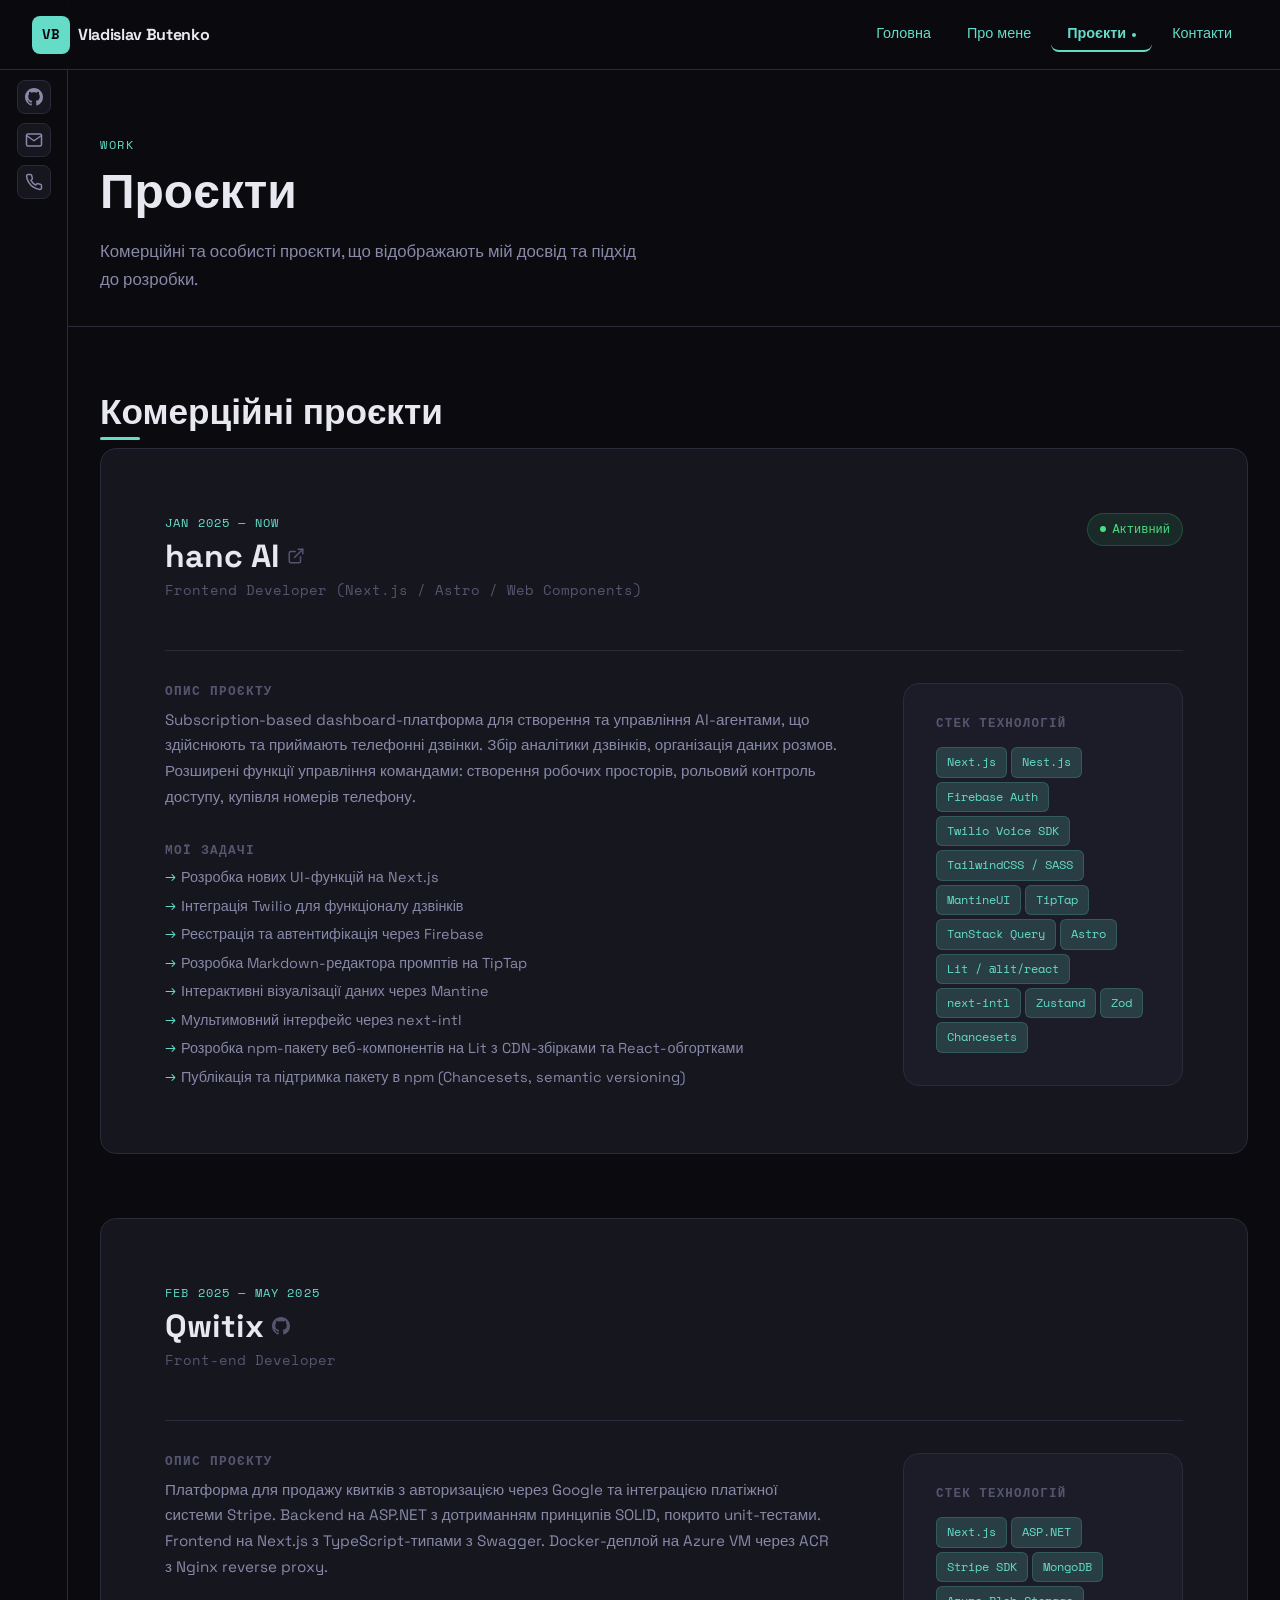
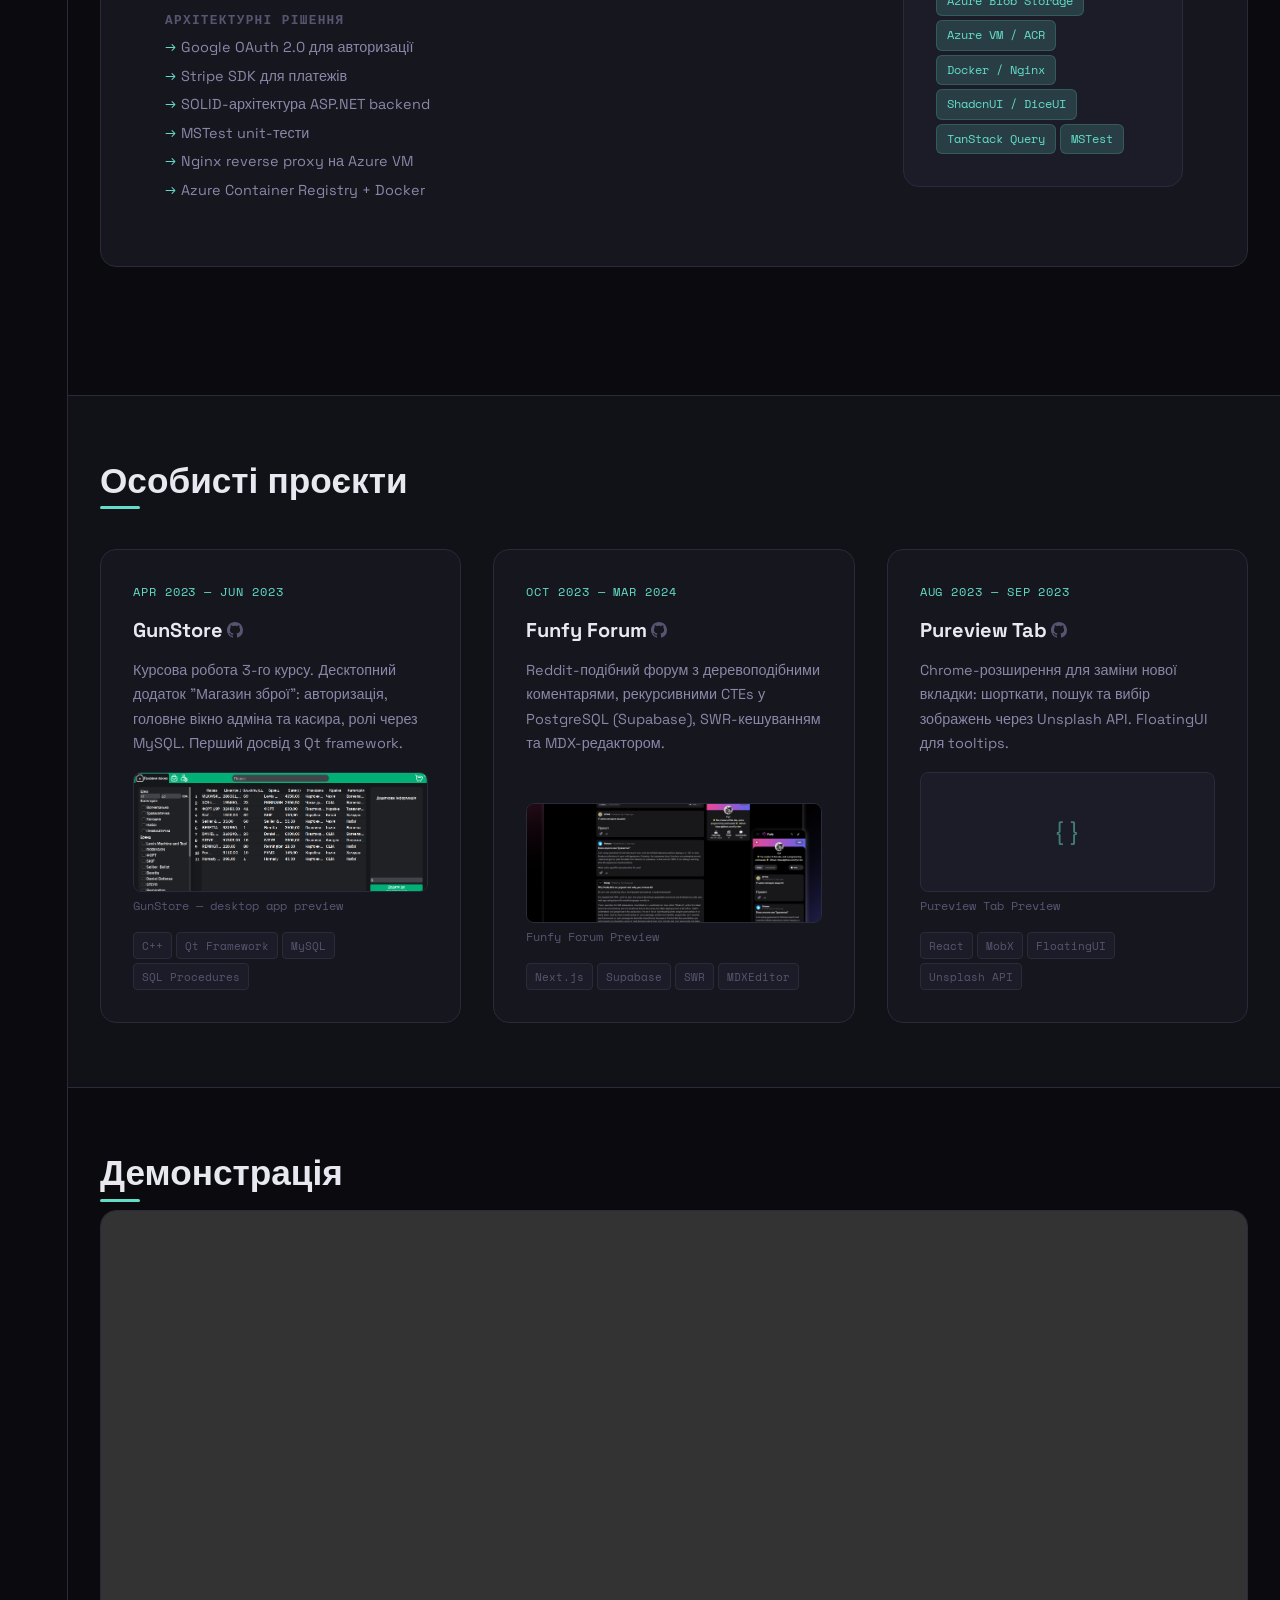
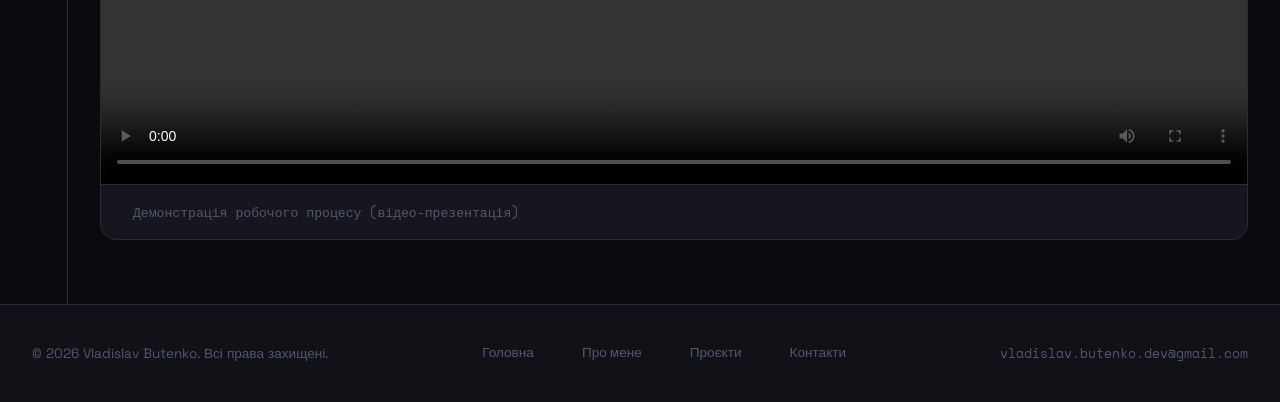
<file: projects.html>
<!doctype html>
<html lang="uk">
  <head>
    <meta charset="UTF-8" />
    <meta name="viewport" content="width=device-width, initial-scale=1.0" />
    <meta
      name="description"
      content="Проєкти Vladislav Butenko — Front-end Developer. Мої комерційні та особисті проєкти."
    />
    <meta name="author" content="Vladislav Butenko" />
    <title>Проєкти — Vladislav Butenko</title>
    <link rel="preconnect" href="https://fonts.googleapis.com" />
    <link rel="preconnect" href="https://fonts.gstatic.com" crossorigin />
    <link
      href="https://fonts.googleapis.com/css2?family=Space+Grotesk:wght@300;400;500;600;700&family=Space+Mono:ital,wght@0,400;0,700;1,400&display=swap"
      rel="stylesheet"
    />
    <link rel="stylesheet" href="styles.css" />
  </head>
  <body>
    <div class="page">
      <div id="top" aria-hidden="true"></div>
      <!-- ===== HEADER ===== -->
      <header class="site-header page-header">
        <div class="header-inner">
          <a href="index.html" class="logo" aria-label="Головна">
            <span class="logo-mark">VB</span>
            <span class="logo-text">Vladislav Butenko</span>
          </a>

          <nav class="nav" aria-label="Головна навігація">
            <input
              type="checkbox"
              id="menu-toggle"
              class="menu-toggle"
              aria-hidden="true"
            />
            <label
              for="menu-toggle"
              class="hamburger"
              aria-label="Відкрити меню"
            >
              <span></span>
              <span></span>
              <span></span>
            </label>
            <ul class="nav-list">
              <li class="nav-item">
                <a href="index.html" class="nav-link">Головна</a>
              </li>
              <li class="nav-item">
                <a href="about.html" class="nav-link">Про мене</a>
              </li>
              <li class="nav-item"><span class="nav-current">Проєкти</span></li>
              <li class="nav-item">
                <a href="contacts.html" class="nav-link">Контакти</a>
              </li>
            </ul>
          </nav>
        </div>
      </header>

      <!-- ===== MAIN ===== -->
      <main id="main-content" class="page-content">
        <!-- Page Hero -->
        <section class="page-hero section">
          <div class="container">
            <p class="page-hero-tag">Work</p>
            <h1 class="page-hero-title">Проєкти</h1>
            <p class="page-hero-description">
              Комерційні та особисті проєкти, що відображають мій досвід та
              підхід до розробки.
            </p>
          </div>
        </section>

        <!-- Featured Project — hanc AI -->
        <section class="section" id="hanc-ai">
          <div class="container">
            <h2 class="section-title">Комерційні проєкти</h2>

            <article class="project-full" id="project-hanc-ai">
              <div class="project-full-header">
                <div>
                  <span class="project-full-tag">Jan 2025 &mdash; Now</span>
                  <h3 class="project-full-title">
                    hanc AI
                    <a
                      href="https://hanc.ai/"
                      target="_blank"
                      rel="noopener noreferrer"
                      class="project-gh-link"
                      aria-label="Відкрити сайт hanc AI"
                    >
                      <svg
                        aria-hidden="true"
                        width="18"
                        height="18"
                        viewBox="0 0 24 24"
                        fill="none"
                        stroke="currentColor"
                        stroke-width="2"
                        stroke-linecap="round"
                        stroke-linejoin="round"
                      >
                        <path
                          d="M18 13v6a2 2 0 0 1-2 2H5a2 2 0 0 1-2-2V8a2 2 0 0 1 2-2h6"
                        />
                        <polyline points="15 3 21 3 21 9" />
                        <line x1="10" y1="14" x2="21" y2="3" />
                      </svg>
                    </a>
                  </h3>
                  <p class="project-full-role">
                    Frontend Developer (Next.js / Astro / Web Components)
                  </p>
                </div>
                <span class="project-status project-status--active"
                  >Активний</span
                >
              </div>

              <div class="project-full-layout">
                <div class="project-full-main">
                  <h4>Опис проєкту</h4>
                  <p>
                    Subscription-based dashboard-платформа для створення та
                    управління AI-агентами, що здійснюють та приймають телефонні
                    дзвінки. Збір аналітики дзвінків, організація даних розмов.
                    Розширені функції управління командами: створення робочих
                    просторів, рольовий контроль доступу, купівля номерів
                    телефону.
                  </p>
                  <h4>Мої задачі</h4>
                  <ul class="project-tasks">
                    <li>Розробка нових UI-функцій на Next.js</li>
                    <li>Інтеграція Twilio для функціоналу дзвінків</li>
                    <li>Реєстрація та автентифікація через Firebase</li>
                    <li>Розробка Markdown-редактора промптів на TipTap</li>
                    <li>Інтерактивні візуалізації даних через Mantine</li>
                    <li>Мультимовний інтерфейс через next-intl</li>
                    <li>
                      Розробка npm-пакету веб-компонентів на Lit з CDN-збірками
                      та React-обгортками
                    </li>
                    <li>
                      Публікація та підтримка пакету в npm (Chancesets, semantic
                      versioning)
                    </li>
                  </ul>
                </div>
                <aside class="project-full-aside">
                  <div class="tech-stack-card">
                    <h4>Стек технологій</h4>
                    <ul class="tech-stack-list">
                      <li>Next.js</li>
                      <li>Nest.js</li>
                      <li>Firebase Auth</li>
                      <li>Twilio Voice SDK</li>
                      <li>TailwindCSS / SASS</li>
                      <li>MantineUI</li>
                      <li>TipTap</li>
                      <li>TanStack Query</li>
                      <li>Astro</li>
                      <li>Lit / @lit/react</li>
                      <li>next-intl</li>
                      <li>Zustand</li>
                      <li>Zod</li>
                      <li>Chancesets</li>
                    </ul>
                  </div>
                </aside>
              </div>
            </article>

            <!-- Qwitix -->
            <article class="project-full" id="project-qwitix">
              <div class="project-full-header">
                <div>
                  <span class="project-full-tag"
                    >Feb 2025 &mdash; May 2025</span
                  >
                  <h3 class="project-full-title">
                    Qwitix
                    <a
                      href="https://github.com/Fyz-dev/qwitix-web"
                      target="_blank"
                      rel="noopener noreferrer"
                      class="project-gh-link"
                      aria-label="GitHub репозиторій Qwitix"
                    >
                      <svg
                        aria-hidden="true"
                        width="18"
                        height="18"
                        viewBox="0 0 24 24"
                        fill="currentColor"
                      >
                        <path
                          d="M12 0C5.37 0 0 5.37 0 12c0 5.31 3.435 9.795 8.205 11.385.6.105.825-.255.825-.57 0-.285-.015-1.23-.015-2.235-3.015.555-3.795-.735-4.035-1.41-.135-.345-.72-1.41-1.23-1.695-.42-.225-1.02-.78-.015-.795.945-.015 1.62.87 1.845 1.23 1.08 1.815 2.805 1.305 3.495.99.105-.78.42-1.305.765-1.605-2.67-.3-5.46-1.335-5.46-5.925 0-1.305.465-2.385 1.23-3.225-.12-.3-.54-1.53.12-3.18 0 0 1.005-.315 3.3 1.23.96-.27 1.98-.405 3-.405s2.04.135 3 .405c2.295-1.56 3.3-1.23 3.3-1.23.66 1.65.24 2.88.12 3.18.765.84 1.23 1.905 1.23 3.225 0 4.605-2.805 5.625-5.475 5.925.435.375.81 1.095.81 2.22 0 1.605-.015 2.895-.015 3.3 0 .315.225.69.825.57A12.02 12.02 0 0 0 24 12c0-6.63-5.37-12-12-12z"
                        />
                      </svg>
                    </a>
                  </h3>
                  <p class="project-full-role">Front-end Developer</p>
                </div>
              </div>

              <div class="project-full-layout">
                <div class="project-full-main">
                  <h4>Опис проєкту</h4>
                  <p>
                    Платформа для продажу квитків з авторизацією через Google та
                    інтеграцією платіжної системи Stripe. Backend на ASP.NET з
                    дотриманням принципів SOLID, покрито unit-тестами. Frontend
                    на Next.js з TypeScript-типами з Swagger. Docker-деплой на
                    Azure VM через ACR з Nginx reverse proxy.
                  </p>
                  <h4>Архітектурні рішення</h4>
                  <ul class="project-tasks">
                    <li>Google OAuth 2.0 для авторизації</li>
                    <li>Stripe SDK для платежів</li>
                    <li>SOLID-архітектура ASP.NET backend</li>
                    <li>MSTest unit-тести</li>
                    <li>Nginx reverse proxy на Azure VM</li>
                    <li>Azure Container Registry + Docker</li>
                  </ul>
                </div>
                <aside class="project-full-aside">
                  <div class="tech-stack-card">
                    <h4>Стек технологій</h4>
                    <ul class="tech-stack-list">
                      <li>Next.js</li>
                      <li>ASP.NET</li>
                      <li>Stripe SDK</li>
                      <li>MongoDB</li>
                      <li>Azure Blob Storage</li>
                      <li>Azure VM / ACR</li>
                      <li>Docker / Nginx</li>
                      <li>ShadcnUI / DiceUI</li>
                      <li>TanStack Query</li>
                      <li>MSTest</li>
                    </ul>
                  </div>
                </aside>
              </div>
            </article>
          </div>
        </section>

        <!-- Personal Projects -->
        <section class="section section-personal" id="personal-projects">
          <div class="container">
            <h2 class="section-title">Особисті проєкти</h2>
            <div class="projects-grid">
              <article class="project-card" id="project-gunstore">
                <div class="card-tag">Apr 2023 &mdash; Jun 2023</div>
                <h3 class="card-title">
                  GunStore
                  <a
                    href="https://github.com/Fyz-dev/GunStore"
                    target="_blank"
                    rel="noopener noreferrer"
                    class="project-gh-link"
                    aria-label="GitHub репозиторій GunStore"
                  >
                    <svg
                      aria-hidden="true"
                      width="16"
                      height="16"
                      viewBox="0 0 24 24"
                      fill="currentColor"
                    >
                      <path
                        d="M12 0C5.37 0 0 5.37 0 12c0 5.31 3.435 9.795 8.205 11.385.6.105.825-.255.825-.57 0-.285-.015-1.23-.015-2.235-3.015.555-3.795-.735-4.035-1.41-.135-.345-.72-1.41-1.23-1.695-.42-.225-1.02-.78-.015-.795.945-.015 1.62.87 1.845 1.23 1.08 1.815 2.805 1.305 3.495.99.105-.78.42-1.305.765-1.605-2.67-.3-5.46-1.335-5.46-5.925 0-1.305.465-2.385 1.23-3.225-.12-.3-.54-1.53.12-3.18 0 0 1.005-.315 3.3 1.23.96-.27 1.98-.405 3-.405s2.04.135 3 .405c2.295-1.56 3.3-1.23 3.3-1.23.66 1.65.24 2.88.12 3.18.765.84 1.23 1.905 1.23 3.225 0 4.605-2.805 5.625-5.475 5.925.435.375.81 1.095.81 2.22 0 1.605-.015 2.895-.015 3.3 0 .315.225.69.825.57A12.02 12.02 0 0 0 24 12c0-6.63-5.37-12-12-12z"
                      />
                    </svg>
                  </a>
                </h3>
                <p class="card-description">
                  Курсова робота 3-го курсу. Десктопний додаток "Магазин зброї":
                  авторизація, головне вікно адміна та касира, ролі через MySQL.
                  Перший досвід з Qt framework.
                </p>
                <figure class="card-media">
                  <img
                    src="images/preview-gunstore.png"
                    alt="Превью застосунку GunStore"
                    class="card-media-image"
                  />
                  <figcaption>GunStore — desktop app preview</figcaption>
                </figure>
                <ul class="card-stack">
                  <li>C++</li>
                  <li>Qt Framework</li>
                  <li>MySQL</li>
                  <li>SQL Procedures</li>
                </ul>
              </article>

              <article class="project-card" id="project-funfy">
                <div class="card-tag">Oct 2023 &mdash; Mar 2024</div>
                <h3 class="card-title">
                  Funfy Forum
                  <a
                    href="https://github.com/Fyz-dev/funfy-forum"
                    target="_blank"
                    rel="noopener noreferrer"
                    class="project-gh-link"
                    aria-label="GitHub репозиторій Funfy Forum"
                  >
                    <svg
                      aria-hidden="true"
                      width="16"
                      height="16"
                      viewBox="0 0 24 24"
                      fill="currentColor"
                    >
                      <path
                        d="M12 0C5.37 0 0 5.37 0 12c0 5.31 3.435 9.795 8.205 11.385.6.105.825-.255.825-.57 0-.285-.015-1.23-.015-2.235-3.015.555-3.795-.735-4.035-1.41-.135-.345-.72-1.41-1.23-1.695-.42-.225-1.02-.78-.015-.795.945-.015 1.62.87 1.845 1.23 1.08 1.815 2.805 1.305 3.495.99.105-.78.42-1.305.765-1.605-2.67-.3-5.46-1.335-5.46-5.925 0-1.305.465-2.385 1.23-3.225-.12-.3-.54-1.53.12-3.18 0 0 1.005-.315 3.3 1.23.96-.27 1.98-.405 3-.405s2.04.135 3 .405c2.295-1.56 3.3-1.23 3.3-1.23.66 1.65.24 2.88.12 3.18.765.84 1.23 1.905 1.23 3.225 0 4.605-2.805 5.625-5.475 5.925.435.375.81 1.095.81 2.22 0 1.605-.015 2.895-.015 3.3 0 .315.225.69.825.57A12.02 12.02 0 0 0 24 12c0-6.63-5.37-12-12-12z"
                      />
                    </svg>
                  </a>
                </h3>
                <p class="card-description">
                  Reddit-подібний форум з деревоподібними коментарями,
                  рекурсивними CTEs у PostgreSQL (Supabase), SWR-кешуванням та
                  MDX-редактором.
                </p>
                <figure class="card-media">
                  <img
                    src="images/preview-funfy-forum.png"
                    alt="Превью застосунку Funfy Forum"
                    class="card-media-image"
                  />
                  <figcaption>Funfy Forum Preview</figcaption>
                </figure>
                <ul class="card-stack">
                  <li>Next.js</li>
                  <li>Supabase</li>
                  <li>SWR</li>
                  <li>MDXEditor</li>
                </ul>
              </article>

              <article class="project-card" id="project-pureview">
                <div class="card-tag">Aug 2023 &mdash; Sep 2023</div>
                <h3 class="card-title">
                  Pureview Tab
                  <a
                    href="https://github.com/Fyz-dev/pureview-tab"
                    target="_blank"
                    rel="noopener noreferrer"
                    class="project-gh-link"
                    aria-label="GitHub репозиторій Pureview Tab"
                  >
                    <svg
                      aria-hidden="true"
                      width="16"
                      height="16"
                      viewBox="0 0 24 24"
                      fill="currentColor"
                    >
                      <path
                        d="M12 0C5.37 0 0 5.37 0 12c0 5.31 3.435 9.795 8.205 11.385.6.105.825-.255.825-.57 0-.285-.015-1.23-.015-2.235-3.015.555-3.795-.735-4.035-1.41-.135-.345-.72-1.41-1.23-1.695-.42-.225-1.02-.78-.015-.795.945-.015 1.62.87 1.845 1.23 1.08 1.815 2.805 1.305 3.495.99.105-.78.42-1.305.765-1.605-2.67-.3-5.46-1.335-5.46-5.925 0-1.305.465-2.385 1.23-3.225-.12-.3-.54-1.53.12-3.18 0 0 1.005-.315 3.3 1.23.96-.27 1.98-.405 3-.405s2.04.135 3 .405c2.295-1.56 3.3-1.23 3.3-1.23.66 1.65.24 2.88.12 3.18.765.84 1.23 1.905 1.23 3.225 0 4.605-2.805 5.625-5.475 5.925.435.375.81 1.095.81 2.22 0 1.605-.015 2.895-.015 3.3 0 .315.225.69.825.57A12.02 12.02 0 0 0 24 12c0-6.63-5.37-12-12-12z"
                      />
                    </svg>
                  </a>
                </h3>
                <p class="card-description">
                  Chrome-розширення для заміни нової вкладки: шорткати, пошук та
                  вибір зображень через Unsplash API. FloatingUI для tooltips.
                </p>
                <figure class="card-media">
                  <div class="card-media-placeholder" aria-hidden="true">
                    <span class="media-icon">{}</span>
                  </div>
                  <figcaption>Pureview Tab Preview</figcaption>
                </figure>
                <ul class="card-stack">
                  <li>React</li>
                  <li>MobX</li>
                  <li>FloatingUI</li>
                  <li>Unsplash API</li>
                </ul>
              </article>
            </div>
          </div>
        </section>

        <!-- Video Placeholder (multimedia requirement) -->
        <section class="section section-media" id="media">
          <div class="container">
            <h2 class="section-title">Демонстрація</h2>
            <figure class="media-figure">
              <video controls width="100%" class="demo-video">
                <source src="video/intro.mp4" type="video/mp4" />
                Ваш браузер не підтримує відео.
              </video>
              <figcaption>
                Демонстрація робочого процесу (відео-презентація)
              </figcaption>
            </figure>
          </div>
        </section>
      </main>

      <aside class="page-sidebar social-nav" aria-label="Соціальні мережі">
        <p class="social-nav-label">Мої соціальні мережі</p>
        <ul class="social-nav-list">
          <li>
            <a
              href="https://github.com/Fyz-dev"
              target="_blank"
              rel="noopener noreferrer"
              class="social-nav-link"
              aria-label="GitHub"
              title="GitHub"
            >
              <svg
                aria-hidden="true"
                width="18"
                height="18"
                viewBox="0 0 24 24"
                fill="currentColor"
              >
                <path
                  d="M12 0C5.37 0 0 5.37 0 12c0 5.31 3.435 9.795 8.205 11.385.6.105.825-.255.825-.57 0-.285-.015-1.23-.015-2.235-3.015.555-3.795-.735-4.035-1.41-.135-.345-.72-1.41-1.23-1.695-.42-.225-1.02-.78-.015-.795.945-.015 1.62.87 1.845 1.23 1.08 1.815 2.805 1.305 3.495.99.105-.78.42-1.305.765-1.605-2.67-.3-5.46-1.335-5.46-5.925 0-1.305.465-2.385 1.23-3.225-.12-.3-.54-1.53.12-3.18 0 0 1.005-.315 3.3 1.23.96-.27 1.98-.405 3-.405s2.04.135 3 .405c2.295-1.56 3.3-1.23 3.3-1.23.66 1.65.24 2.88.12 3.18.765.84 1.23 1.905 1.23 3.225 0 4.605-2.805 5.625-5.475 5.925.435.375.81 1.095.81 2.22 0 1.605-.015 2.895-.015 3.3 0 .315.225.69.825.57A12.02 12.02 0 0 0 24 12c0-6.63-5.37-12-12-12z"
                />
              </svg>
            </a>
          </li>
          <li>
            <a
              href="mailto:vladislav.butenko.dev@gmail.com"
              class="social-nav-link"
              aria-label="Email"
              title="Email"
            >
              <svg
                aria-hidden="true"
                width="18"
                height="18"
                viewBox="0 0 24 24"
                fill="none"
                stroke="currentColor"
                stroke-width="2"
                stroke-linecap="round"
                stroke-linejoin="round"
              >
                <path
                  d="M4 4h16c1.1 0 2 .9 2 2v12c0 1.1-.9 2-2 2H4c-1.1 0-2-.9-2-2V6c0-1.1.9-2 2-2z"
                />
                <polyline points="22,6 12,13 2,6" />
              </svg>
            </a>
          </li>
          <li>
            <a
              href="tel:+380000000000"
              class="social-nav-link"
              aria-label="Телефон"
              title="Телефон"
            >
              <svg
                aria-hidden="true"
                width="18"
                height="18"
                viewBox="0 0 24 24"
                fill="none"
                stroke="currentColor"
                stroke-width="2"
                stroke-linecap="round"
                stroke-linejoin="round"
              >
                <path
                  d="M22 16.92v3a2 2 0 0 1-2.18 2 19.79 19.79 0 0 1-8.63-3.07 19.5 19.5 0 0 1-6-6A19.79 19.79 0 0 1 2.12 4.18 2 2 0 0 1 4.11 2h3a2 2 0 0 1 2 1.72c.12.9.33 1.78.62 2.62a2 2 0 0 1-.45 2.11L8 9.76a16 16 0 0 0 6.24 6.24l1.31-1.28a2 2 0 0 1 2.11-.45c.84.29 1.72.5 2.62.62A2 2 0 0 1 22 16.92z"
                />
              </svg>
            </a>
          </li>
        </ul>
      </aside>

      <!-- ===== FOOTER ===== -->
      <footer class="site-footer page-footer">
        <div class="container footer-inner">
          <p>&copy; 2026 Vladislav Butenko. Всі права захищені.</p>
          <nav aria-label="Footer навігація">
            <ul class="footer-nav">
              <li><a href="index.html">Головна</a></li>
              <li><a href="about.html">Про мене</a></li>
              <li><a href="projects.html">Проєкти</a></li>
              <li><a href="contacts.html">Контакти</a></li>
            </ul>
          </nav>
          <p class="footer-contact">
            <a href="mailto:vladislav.butenko.dev@gmail.com"
              >vladislav.butenko.dev@gmail.com</a
            >
          </p>
        </div>
      </footer>
    </div>

    <a href="#top" class="back-to-top" aria-label="Повернутися нагору"
      >&#8593;</a
    >

    <script>
      var backToTop = document.querySelector(".back-to-top");
      if (backToTop) {
        function toggleBackToTop() {
          if (window.scrollY > 320) {
            backToTop.classList.add("visible");
          } else {
            backToTop.classList.remove("visible");
          }
        }

        toggleBackToTop();
        window.addEventListener("scroll", toggleBackToTop, { passive: true });
      }
    </script>
  </body>
</html>
</file>
<file: styles.css>
/* ===================================================
   ===== CSS CUSTOM PROPERTIES                   =====
   =================================================== */
:root {
  /* Colors */
  --color-bg: #0a0a0f;
  --color-bg-2: #111118;
  --color-bg-card: #16161f;
  --color-bg-card-2: #1c1c28;
  --color-border: #2a2a3a;
  --color-border-light: rgba(100, 220, 200, 0.18);

  --color-primary: #64dcc8;
  --color-primary-dark: #3ab8a3;
  --color-primary-glow: rgba(100, 220, 200, 0.18);

  --color-secondary: #a78bfa;

  --color-text: #e8e8f0;
  --color-text-muted: #8888a8;
  --color-text-dim: #555570;

  /* Typography */
  --font-main: "Space Grotesk", Arial, sans-serif;
  --font-heading: "Space Grotesk", Arial, sans-serif;
  --font-mono: "Space Mono", "Courier New", monospace;

  /* Spacing */
  --spacing-xs: 0.25rem;
  --spacing-sm: 0.5rem;
  --spacing-md: 1rem;
  --spacing-lg: 2rem;
  --spacing-xl: 4rem;
  --spacing-2xl: 6rem;

  /* Layout */
  --container-max: 1200px;
  --header-h: 70px;
  --border-radius: 8px;
  --border-radius-lg: 16px;

  /* Transitions */
  --transition-speed: 0.3s;
  --transition-fast: 0.15s;
}

/* ===================================================
   ===== RESET & BASE                            =====
   =================================================== */
*,
*::before,
*::after {
  box-sizing: border-box;
  margin: 0;
  padding: 0;
}

html {
  scroll-behavior: smooth;
  font-size: 16px;
}

body {
  background-color: var(--color-bg);
  color: var(--color-text);
  font-family: var(--font-main);
  font-size: clamp(0.95rem, 1.5vw, 1.05rem);
  line-height: 1.7;
  -webkit-font-smoothing: antialiased;
  overflow-x: hidden;
}

/* ===== Screen reader only ===== */
.sr-only {
  position: absolute;
  width: 1px;
  height: 1px;
  padding: 0;
  margin: -1px;
  overflow: hidden;
  clip: rect(0, 0, 0, 0);
  white-space: nowrap;
  border-width: 0;
}

img {
  max-width: 100%;
  height: auto;
  display: block;
}

video,
audio {
  max-width: 100%;
}

/* ===================================================
   ===== TYPOGRAPHY                              =====
   =================================================== */
h1,
h2,
h3,
h4,
h5,
h6 {
  font-family: var(--font-heading);
  font-weight: 700;
  line-height: 1.2;
  color: var(--color-text);
}

h1 {
  font-size: clamp(2rem, 5vw, 3.5rem);
}
h2 {
  font-size: clamp(1.4rem, 3vw, 2.2rem);
}
h3 {
  font-size: clamp(1.1rem, 2.5vw, 1.5rem);
}
h4 {
  font-size: 1.1rem;
  font-weight: 600;
}

p {
  margin-bottom: var(--spacing-md);
  color: var(--color-text-muted);
}

strong {
  color: var(--color-text);
  font-weight: 600;
}
em {
  color: var(--color-primary);
  font-style: italic;
}

a:link {
  color: var(--color-primary);
  text-decoration: none;
}
a:visited {
  color: var(--color-primary-dark);
}
a:hover {
  color: var(--color-primary);
  text-decoration: underline;
}
a:active {
  color: #fff;
}
a:focus {
  outline: 2px solid var(--color-primary);
  outline-offset: 3px;
  border-radius: 3px;
}

/* ===================================================
   ===== PAGE GRID LAYOUT                        =====
   =================================================== */

/*
  Mobile (default): single column
  header
  content
  sidebar
  footer
*/
.page {
  display: grid;
  grid-template-areas:
    "header"
    "content"
    "sidebar"
    "footer";
  grid-template-columns: 1fr;
  min-height: 100vh;
}

.page-header {
  grid-area: header;
}
.page-content {
  grid-area: content;
}
.page-sidebar {
  grid-area: sidebar;
}
.page-footer {
  grid-area: footer;
}

.social-nav {
  padding: var(--spacing-md) var(--spacing-lg);
}

.social-nav-label {
  display: block;
  margin-bottom: var(--spacing-sm);
  color: var(--color-text-dim);
  font-size: 0.82rem;
  font-weight: 600;
  letter-spacing: 0.08em;
  text-transform: uppercase;
  text-align: center;
}

.social-nav-list {
  list-style: none;
  display: flex;
  align-items: center;
  justify-content: center;
  gap: var(--spacing-sm);
  margin: 0;
  padding: 0;
}

.social-nav-link {
  width: 40px;
  height: 40px;
  display: inline-flex;
  align-items: center;
  justify-content: center;
  border-radius: 10px;
  border: 1px solid var(--color-border);
  background-color: var(--color-bg-card);
  color: var(--color-text-muted);
  transition:
    color var(--transition-speed) ease,
    border-color var(--transition-speed) ease,
    background-color var(--transition-speed) ease,
    transform var(--transition-speed) ease,
    box-shadow var(--transition-speed) ease;
}

.social-nav-link:link,
.social-nav-link:visited {
  color: var(--color-text-muted);
}

.social-nav-link:hover {
  color: var(--color-primary);
  border-color: var(--color-primary);
  background-color: var(--color-primary-glow);
  transform: translateY(-2px);
  box-shadow: 0 8px 22px rgba(0, 0, 0, 0.22);
  text-decoration: none;
}

.social-nav-link:active {
  transform: translateY(0);
}

/* ===================================================
   ===== LAYOUT UTILITIES                        =====
   =================================================== */
.container {
  max-width: var(--container-max);
  margin-inline: auto;
  padding-inline: var(--spacing-lg);
}

.section {
  padding-block: var(--spacing-xl);
}

/* ===================================================
   ===== HEADER & NAVIGATION                     =====
   =================================================== */
.site-header {
  position: fixed;
  top: 0;
  left: 0;
  right: 0;
  z-index: 100;
  height: var(--header-h);
  background-color: rgba(10, 10, 15, 0.85);
  border-bottom: 1px solid var(--color-border);
  backdrop-filter: blur(12px);
  -webkit-backdrop-filter: blur(12px);
  transition:
    background-color var(--transition-speed) ease,
    box-shadow var(--transition-speed) ease;
}

.site-header:hover {
  box-shadow: 0 4px 32px rgba(0, 0, 0, 0.4);
}

.header-inner {
  display: flex;
  align-items: center;
  justify-content: space-between;
  height: 100%;
  max-width: var(--container-max);
  margin-inline: auto;
  padding-inline: var(--spacing-lg);
  gap: var(--spacing-md);
}

/* ===== Logo ===== */
.logo {
  display: flex;
  align-items: center;
  gap: var(--spacing-sm);
  text-decoration: none;
  color: var(--color-text);
  font-weight: 700;
  letter-spacing: -0.02em;
  flex-shrink: 0;
  transition: opacity var(--transition-fast) ease;
}

.logo:link,
.logo:visited {
  color: var(--color-text);
}
.logo:hover {
  opacity: 0.8;
  text-decoration: none;
}
.logo:active {
  opacity: 0.6;
}
.logo:focus {
  outline: 2px solid var(--color-primary);
  outline-offset: 4px;
}

.logo-mark {
  display: flex;
  align-items: center;
  justify-content: center;
  width: 38px;
  height: 38px;
  background-color: var(--color-primary);
  color: var(--color-bg);
  font-family: var(--font-mono);
  font-size: 0.85rem;
  font-weight: 700;
  border-radius: 8px;
  flex-shrink: 0;
  transition:
    transform var(--transition-speed) ease,
    box-shadow var(--transition-speed) ease;
}

.logo:hover .logo-mark {
  transform: rotate(-5deg) scale(1.08);
  box-shadow: 0 0 20px var(--color-primary-glow);
  animation: logoBounce 0.4s ease;
}

.logo-text {
  font-size: 1rem;
  white-space: nowrap;
}

/* ===== Hamburger ===== */
.menu-toggle {
  display: none;
}

/* Mobile: hamburger visible */
.hamburger {
  display: none;
  flex-direction: column;
  gap: 5px;
  cursor: pointer;
  padding: var(--spacing-xs);
  z-index: 10;
}

.hamburger span {
  display: block;
  width: 28px;
  height: 2px;
  background-color: var(--color-text);
  border-radius: 2px;
  transition:
    transform var(--transition-speed) ease,
    opacity var(--transition-speed) ease,
    background-color var(--transition-speed) ease;
}

.hamburger:hover span {
  background-color: var(--color-primary);
}

/* Hamburger animation to X when open */
.menu-toggle:checked + .hamburger span:nth-child(1) {
  transform: translateY(7px) rotate(45deg);
}
.menu-toggle:checked + .hamburger span:nth-child(2) {
  opacity: 0;
  transform: scaleX(0);
}
.menu-toggle:checked + .hamburger span:nth-child(3) {
  transform: translateY(-7px) rotate(-45deg);
}

/* ===== Nav list ===== */
.nav {
  display: flex;
  align-items: center;
}

.nav-list {
  display: flex;
  align-items: center;
  gap: var(--spacing-sm);
  list-style: none;
}

.nav-item {
  position: relative;
}

nav ul li a {
  display: block;
  padding: var(--spacing-xs) var(--spacing-md);
  color: var(--color-text-muted);
  font-size: 0.9rem;
  font-weight: 500;
  text-decoration: none;
  border-radius: var(--border-radius);
  border-bottom: 2px solid transparent;
  transition:
    color var(--transition-speed) ease,
    background-color var(--transition-speed) ease,
    border-color var(--transition-speed) ease;
}

nav ul li a:hover {
  color: var(--color-primary);
  border-bottom-color: var(--color-primary);
  background-color: var(--color-primary-glow);
  text-decoration: none;
}

nav ul li a:active {
  color: #fff;
}

nav ul li a:focus {
  outline: 2px solid var(--color-primary);
  outline-offset: 2px;
}

.nav-current {
  display: block;
  padding: var(--spacing-xs) var(--spacing-md);
  color: var(--color-primary);
  font-size: 0.9rem;
  font-weight: 600;
  border-bottom: 2px solid var(--color-primary);
  border-radius: var(--border-radius);
}

.nav-current::after {
  content: "";
  display: inline-block;
  width: 4px;
  height: 4px;
  background-color: var(--color-primary);
  border-radius: 50%;
  margin-left: 6px;
  vertical-align: middle;
}

/* ===================================================
   ===== HERO SECTION (index.html)               =====
   =================================================== */
#hero {
  padding-top: calc(var(--header-h) + var(--spacing-xl));
  padding-bottom: var(--spacing-2xl);
  min-height: 100vh;
  display: flex;
  align-items: center;
  position: relative;
  overflow: hidden;
}

/* Background glow decoration */
#hero::before {
  content: "";
  position: absolute;
  top: -30%;
  right: -10%;
  width: 60vw;
  height: 60vw;
  background: radial-gradient(
    circle,
    rgba(100, 220, 200, 0.06) 0%,
    transparent 70%
  );
  pointer-events: none;
  z-index: 0;
  animation: heroGlow 6s ease-in-out infinite alternate;
}

#hero::after {
  content: "";
  position: absolute;
  bottom: -20%;
  left: -5%;
  width: 40vw;
  height: 40vw;
  background: radial-gradient(
    circle,
    rgba(167, 139, 250, 0.04) 0%,
    transparent 70%
  );
  pointer-events: none;
  z-index: 0;
}

/* Hero grid */
.hero-layout {
  display: grid;
  grid-template-columns: 1fr;
  gap: var(--spacing-xl);
  position: relative;
  z-index: 1;
  align-items: center;
}

.hero-tag {
  font-family: var(--font-mono);
  font-size: 0.8rem;
  color: var(--color-primary);
  letter-spacing: 0.14em;
  text-transform: uppercase;
  margin-bottom: var(--spacing-md);
  animation: fadeInLeft 0.6s ease 0.1s both;
}

.hero-title {
  font-size: clamp(2.2rem, 6vw, 4.2rem);
  font-weight: 700;
  line-height: 1.1;
  letter-spacing: -0.03em;
  margin-bottom: var(--spacing-lg);
  color: var(--color-text);
  animation: fadeInLeft 0.7s ease 0.2s both;
}

.hero-title em {
  font-style: normal;
  color: var(--color-primary);
  position: relative;
}

.hero-title em::after {
  content: "";
  position: absolute;
  bottom: 2px;
  left: 0;
  width: 0;
  height: 3px;
  background-color: var(--color-primary);
  border-radius: 2px;
  animation: underlineGrow 0.8s ease 0.9s forwards;
}

.hero-title strong {
  color: var(--color-text);
}

.hero-description {
  font-size: clamp(1rem, 2vw, 1.1rem);
  color: var(--color-text-muted);
  max-width: 520px;
  margin-bottom: var(--spacing-lg);
  animation: fadeInLeft 0.7s ease 0.35s both;
}

.hero-actions {
  display: flex;
  flex-wrap: wrap;
  gap: var(--spacing-md);
  margin-bottom: var(--spacing-lg);
  animation: fadeInLeft 0.7s ease 0.5s both;
}

/* Hero stack tags */
.hero-stack {
  display: flex;
  flex-wrap: wrap;
  gap: var(--spacing-sm);
  list-style: none;
  margin-top: var(--spacing-md);
  animation: fadeInLeft 0.7s ease 0.65s both;
}

.hero-stack > li {
  font-family: var(--font-mono);
  font-size: 0.75rem;
  color: var(--color-text-dim);
  padding: 4px 10px;
  border: 1px solid var(--color-border);
  border-radius: 100px;
  transition:
    border-color var(--transition-speed) ease,
    color var(--transition-speed) ease,
    transform var(--transition-speed) ease;
}

.hero-stack > li:hover {
  border-color: var(--color-primary);
  color: var(--color-primary);
  transform: translateY(-2px);
}

/* ===== Avatar ===== */
.hero-visual {
  display: flex;
  flex-direction: column;
  align-items: center;
  gap: var(--spacing-md);
  animation: fadeInRight 0.8s ease 0.3s both;
}

.avatar-wrapper {
  position: relative;
  display: inline-block;
}

.avatar-img {
  width: clamp(200px, 30vw, 320px);
  height: clamp(200px, 30vw, 320px);
  object-fit: cover;
  border-radius: var(--border-radius-lg);
  border: 2px solid var(--color-border);
  transition:
    transform var(--transition-speed) ease,
    box-shadow var(--transition-speed) ease;
}

.avatar-img:hover {
  transform: translateY(-8px) scale(1.02);
  box-shadow: 0 32px 64px rgba(100, 220, 200, 0.15);
}

.avatar-ring {
  position: absolute;
  top: -8px;
  left: -8px;
  right: -8px;
  bottom: -8px;
  border: 2px solid var(--color-primary);
  border-radius: calc(var(--border-radius-lg) + 8px);
  opacity: 0;
  z-index: -1;
  animation: ringAppear 1s ease 0.8s forwards;
}

.avatar-wrapper:hover .avatar-ring {
  opacity: 0.5;
  animation: ringRotate 4s linear infinite;
}

.hero-badge {
  display: flex;
  align-items: center;
  gap: var(--spacing-sm);
  font-size: 0.82rem;
  color: var(--color-text-muted);
  background-color: var(--color-bg-card);
  border: 1px solid var(--color-border);
  border-radius: 100px;
  padding: 6px 14px;
  font-family: var(--font-mono);
  animation: fadeInUp 0.6s ease 1s both;
}

.badge-dot {
  width: 8px;
  height: 8px;
  background-color: #4ade80;
  border-radius: 50%;
  flex-shrink: 0;
  animation: pulse 2s ease infinite;
}

/* ===================================================
   ===== BUTTONS                                 =====
   =================================================== */
.btn {
  display: inline-block;
  padding: 0.7rem 1.6rem;
  font-size: 0.9rem;
  font-weight: 600;
  font-family: var(--font-main);
  border-radius: var(--border-radius);
  cursor: pointer;
  text-decoration: none;
  transition:
    background-color var(--transition-speed) ease,
    color var(--transition-speed) ease,
    transform var(--transition-speed) ease,
    box-shadow var(--transition-speed) ease;
  border: 2px solid transparent;
  position: relative;
  overflow: hidden;
}

/* Ripple pseudo-element on button */
.btn::after {
  content: "";
  position: absolute;
  inset: 0;
  background: rgba(255, 255, 255, 0.08);
  opacity: 0;
  transition: opacity var(--transition-fast) ease;
  border-radius: inherit;
}

.btn:hover {
  transform: translateY(-3px);
  text-decoration: none;
}
.btn:hover::after {
  opacity: 1;
}
.btn:active {
  transform: translateY(0);
}
.btn:focus {
  outline: 2px solid var(--color-primary);
  outline-offset: 3px;
}

.btn-primary {
  background-color: var(--color-primary);
  color: var(--color-bg);
}

.btn-primary:link,
.btn-primary:visited {
  color: var(--color-bg);
}

.btn-primary:hover {
  background-color: #fff;
  color: var(--color-bg);
  box-shadow: 0 10px 28px var(--color-primary-glow);
}

.btn-outline {
  background-color: transparent;
  color: var(--color-text);
  border-color: var(--color-border);
}

.btn-outline:link,
.btn-outline:visited {
  color: var(--color-text);
}

.btn-outline:hover {
  border-color: var(--color-primary);
  color: var(--color-primary);
  background-color: var(--color-primary-glow);
  box-shadow: 0 6px 20px var(--color-primary-glow);
}

.btn-sent {
  background-color: #4ade80;
  cursor: not-allowed;
  transform: none !important;
}

/* ===================================================
   ===== SECTION HEADERS                         =====
   =================================================== */
.section-header {
  display: flex;
  align-items: baseline;
  justify-content: space-between;
  gap: var(--spacing-md);
  margin-bottom: var(--spacing-xl);
}

.section-title {
  position: relative;
  display: inline-block;
  padding-bottom: var(--spacing-sm);
}

.section-title::after {
  content: "";
  display: block;
  width: 0;
  height: 3px;
  background-color: var(--color-primary);
  border-radius: 2px;
  margin-top: var(--spacing-xs);
  animation: underlineGrow 0.8s ease 0.3s forwards;
}

.section-link {
  font-family: var(--font-mono);
  font-size: 0.82rem;
  color: var(--color-primary);
  white-space: nowrap;
  transition:
    letter-spacing var(--transition-speed) ease,
    opacity var(--transition-speed) ease;
}

.section-link:hover {
  letter-spacing: 0.05em;
  text-decoration: none;
  opacity: 0.8;
}

/* ===================================================
   ===== ABOUT PREVIEW SECTION                   =====
   =================================================== */
.section-about-preview {
  background-color: var(--color-bg-2);
  border-top: 1px solid var(--color-border);
  border-bottom: 1px solid var(--color-border);
}

.about-preview-grid {
  display: grid;
  grid-template-columns: 1fr;
  gap: var(--spacing-xl);
}

.about-preview-text p {
  color: var(--color-text-muted);
}

.home-quote {
  border-left: 3px solid var(--color-primary);
  padding: var(--spacing-md) var(--spacing-lg);
  margin-top: var(--spacing-lg);
  background-color: var(--color-bg-card);
  border-radius: 0 var(--border-radius) var(--border-radius) 0;
  overflow: hidden;
  transition:
    border-color var(--transition-speed) ease,
    transform var(--transition-speed) ease;
}

.home-quote:hover {
  border-color: var(--color-secondary);
  transform: translateX(4px);
}

.home-quote p {
  font-family: var(--font-mono);
  font-size: 0.9rem;
  color: var(--color-text-muted);
  font-style: italic;
  margin: 0;
}

.home-quote p::before {
  content: "\201C";
  color: var(--color-primary);
  font-size: 1.5rem;
  line-height: 0;
  vertical-align: -0.35em;
  margin-right: 4px;
}
.home-quote p::after {
  content: "\201D";
  color: var(--color-primary);
  font-size: 1.5rem;
  line-height: 0;
  vertical-align: -0.35em;
  margin-left: 4px;
}

/* Skills list aside */
.about-preview-aside h3 {
  font-size: 0.8rem;
  text-transform: uppercase;
  letter-spacing: 0.1em;
  color: var(--color-text-dim);
  margin-bottom: var(--spacing-md);
  font-family: var(--font-mono);
}

.skills-list {
  list-style: none;
  display: flex;
  flex-direction: column;
  gap: var(--spacing-sm);
}

.skills-list li {
  display: flex;
  align-items: center;
  gap: var(--spacing-sm);
  font-size: 0.95rem;
  color: var(--color-text-muted);
  padding: var(--spacing-sm) var(--spacing-md);
  background-color: var(--color-bg-card);
  border: 1px solid var(--color-border);
  border-radius: var(--border-radius);
  transition:
    border-color var(--transition-speed) ease,
    color var(--transition-speed) ease,
    transform var(--transition-speed) ease;
}

.skills-list li:hover {
  border-color: var(--color-primary);
  color: var(--color-text);
  transform: translateX(4px);
}

.skills-list li::before {
  content: "▸";
  color: var(--color-primary);
  font-size: 0.8rem;
  flex-shrink: 0;
}

/* ===================================================
   ===== PROJECT CARDS                           =====
   =================================================== */

.featured-grid,
.projects-grid {
  display: grid;
  grid-template-columns: repeat(auto-fit, minmax(280px, 1fr));
  gap: var(--spacing-lg);
  margin-top: var(--spacing-lg);
}

.project-card {
  background-color: var(--color-bg-card);
  border: 1px solid var(--color-border);
  border-radius: var(--border-radius-lg);
  padding: var(--spacing-lg);
  display: flex;
  flex-direction: column;
  gap: var(--spacing-md);
  overflow: hidden;
  transition:
    transform var(--transition-speed) ease,
    box-shadow var(--transition-speed) ease,
    border-color var(--transition-speed) ease;
  position: relative;
}

.project-card:hover {
  transform: translateY(-8px);
  box-shadow:
    0 20px 48px rgba(0, 0, 0, 0.35),
    0 0 0 1px var(--color-border-light);
  border-color: var(--color-border-light);
}

.project-card::before {
  content: "";
  position: absolute;
  top: 0;
  left: 0;
  right: 0;
  height: 2px;
  background: linear-gradient(
    90deg,
    transparent,
    var(--color-primary),
    transparent
  );
  opacity: 0;
  transition: opacity var(--transition-speed) ease;
}

.project-card:hover::before {
  opacity: 1;
}

.project-card--featured {
  border-color: var(--color-border-light);
}

.card-tag {
  font-family: var(--font-mono);
  font-size: 0.72rem;
  color: var(--color-primary);
  text-transform: uppercase;
  letter-spacing: 0.08em;
}

.card-title {
  display: flex;
  align-items: center;
  flex-wrap: wrap;
  gap: var(--spacing-xs);
  font-size: 1.25rem;
  font-weight: 700;
  color: var(--color-text);
  transition: color var(--transition-speed) ease;
}

.project-card:hover .card-title {
  color: var(--color-primary);
}

.card-description {
  font-size: 0.9rem;
  color: var(--color-text-muted);
  flex: 1;
  margin: 0;
}

.card-stack {
  display: flex;
  flex-wrap: wrap;
  gap: var(--spacing-xs);
  list-style: none;
  margin-top: auto;
}

.card-stack li {
  font-family: var(--font-mono);
  font-size: 0.7rem;
  color: var(--color-text-dim);
  background-color: var(--color-bg-card-2);
  border: 1px solid var(--color-border);
  padding: 3px 8px;
  border-radius: 4px;
  transition:
    border-color var(--transition-speed) ease,
    color var(--transition-speed) ease;
}

.card-stack li:hover {
  border-color: var(--color-primary);
  color: var(--color-primary);
}

.card-media {
  margin: 0;
  border-radius: var(--border-radius);
  overflow: hidden;
}

.card-media-placeholder {
  width: 100%;
  height: 120px;
  background-color: var(--color-bg-card-2);
  border: 1px solid var(--color-border);
  border-radius: var(--border-radius);
  display: flex;
  align-items: center;
  justify-content: center;
  transition: background-color var(--transition-speed) ease;
}

.project-card:hover .card-media-placeholder {
  background-color: var(--color-bg);
}

.card-media-image {
  width: 100%;
  height: 120px;
  object-fit: cover;
  object-position: center;
  display: block;
  background-color: var(--color-bg-card-2);
  border-radius: var(--border-radius);
  border: 1px solid var(--color-border);
}

.media-icon {
  font-family: var(--font-mono);
  font-size: 1.5rem;
  color: var(--color-primary);
  opacity: 0.5;
  transition:
    opacity var(--transition-speed) ease,
    transform var(--transition-speed) ease;
}

.project-card:hover .media-icon {
  opacity: 0.9;
  transform: scale(1.1);
}

.card-media figcaption {
  font-size: 0.75rem;
  color: var(--color-text-dim);
  margin-top: var(--spacing-xs);
  font-family: var(--font-mono);
}

.card-media-placeholder--cpp .media-icon {
  color: #0057b8;
  opacity: 0.8;
  font-size: 1.25rem;
  font-weight: 700;
}

/* GitHub / external link inside card title */
.project-full-title .project-gh-link,
.card-title .project-gh-link {
  display: inline-flex;
  align-items: center;
  color: var(--color-text-dim);
  text-decoration: none;
  transition:
    color var(--transition-speed) ease,
    transform var(--transition-speed) ease;
}

.project-full-title .project-gh-link:hover,
.card-title .project-gh-link:hover {
  color: var(--color-primary);
  transform: translateY(-2px);
  text-decoration: none;
}

/* ===================================================
   ===== CTA SECTION                             =====
   =================================================== */
.section-cta {
  background-color: var(--color-bg-2);
  border-top: 1px solid var(--color-border);
}

.cta-box {
  text-align: center;
  max-width: 560px;
  margin-inline: auto;
}

.cta-box h2 {
  margin-bottom: var(--spacing-md);
}

.cta-box p {
  font-size: 1rem;
  margin-bottom: var(--spacing-lg);
}

/* ===================================================
   ===== PAGE HERO (inner pages)                 =====
   =================================================== */
.page-hero {
  padding-top: calc(var(--header-h) + var(--spacing-xl));
  padding-bottom: var(--spacing-lg);
  border-bottom: 1px solid var(--color-border);
}

.page-hero-tag {
  font-family: var(--font-mono);
  font-size: 0.78rem;
  text-transform: uppercase;
  letter-spacing: 0.14em;
  color: var(--color-primary);
  margin-bottom: var(--spacing-sm);
  animation: fadeInLeft 0.5s ease 0.1s both;
}

.page-hero-title {
  font-size: clamp(1.75rem, 4vw, 3rem);
  margin-bottom: var(--spacing-md);
  animation: fadeInLeft 0.6s ease 0.2s both;
}

.page-hero-description {
  font-size: 1.05rem;
  color: var(--color-text-muted);
  max-width: 540px;
  margin: 0;
  animation: fadeInLeft 0.6s ease 0.35s both;
}

/* ===================================================
   ===== ABOUT PAGE LAYOUT                       =====
   =================================================== */
.about-layout {
  display: grid;
  grid-template-columns: 1fr;
  gap: var(--spacing-2xl);
}

.about-main h2 {
  margin-bottom: var(--spacing-md);
  padding-bottom: var(--spacing-xs);
  border-bottom: 1px solid var(--color-border);
  position: relative;
}

.about-main h2::after {
  content: "";
  display: block;
  width: 30px;
  height: 2px;
  background-color: var(--color-primary);
  margin-top: var(--spacing-xs);
  animation: underlineGrow 0.8s ease 0.2s forwards;
}

.about-bio p {
  color: var(--color-text-muted);
}

.about-quote {
  border-left: 3px solid var(--color-primary);
  padding: var(--spacing-md) var(--spacing-lg);
  margin-top: var(--spacing-lg);
  background-color: var(--color-bg-card);
  border-radius: 0 var(--border-radius) var(--border-radius) 0;
  transition:
    border-color var(--transition-speed) ease,
    transform var(--transition-speed) ease;
}

.about-quote:hover {
  border-color: var(--color-secondary);
  transform: translateX(4px);
}

.about-quote p {
  font-family: var(--font-mono);
  font-size: 0.92rem;
  color: var(--color-text-muted);
  font-style: italic;
  margin: 0;
}

.about-quote p::before {
  content: "\201C";
  color: var(--color-primary);
  font-size: 1.4rem;
  line-height: 0;
  vertical-align: -0.3em;
  margin-right: 4px;
}

/* Education items */
.edu-item {
  padding: var(--spacing-lg);
  background-color: var(--color-bg-card);
  border: 1px solid var(--color-border);
  border-radius: var(--border-radius-lg);
  margin-bottom: var(--spacing-md);
  transition:
    border-color var(--transition-speed) ease,
    transform var(--transition-speed) ease,
    box-shadow var(--transition-speed) ease;
}

.edu-item:hover {
  border-color: var(--color-border-light);
  transform: translateX(6px);
  box-shadow: 0 8px 24px rgba(0, 0, 0, 0.2);
}

.edu-item h3 {
  font-size: 1rem;
  color: var(--color-text);
  margin-bottom: var(--spacing-xs);
}

.edu-meta {
  font-size: 0.85rem;
  color: var(--color-primary);
  font-family: var(--font-mono);
  margin-bottom: var(--spacing-xs);
}

.edu-item p:last-child {
  font-size: 0.9rem;
  color: var(--color-text-muted);
  margin: 0;
}

/* ===================================================
   ===== TABLE                                   =====
   =================================================== */
.table-wrapper {
  overflow-x: auto;
  border-radius: var(--border-radius-lg);
  border: 1px solid var(--color-border);
  margin-bottom: var(--spacing-xl);
  max-width: 100%;
}

.skills-table {
  width: 100%;
  border-collapse: collapse;
  font-size: 0.9rem;
}

.skills-table caption {
  caption-side: top;
  text-align: left;
  padding: var(--spacing-md) var(--spacing-lg);
  font-size: 0.8rem;
  font-family: var(--font-mono);
  color: var(--color-text-dim);
  text-transform: uppercase;
  letter-spacing: 0.08em;
  border-bottom: 1px solid var(--color-border);
}

.skills-table thead th {
  background-color: var(--color-bg-card-2);
  color: var(--color-text);
  font-weight: 600;
  text-align: left;
  padding: var(--spacing-md) var(--spacing-lg);
  border-bottom: 2px solid var(--color-border);
  font-size: 0.82rem;
  text-transform: uppercase;
  letter-spacing: 0.06em;
}

.skills-table tbody td {
  padding: var(--spacing-md) var(--spacing-lg);
  color: var(--color-text-muted);
  border-bottom: 1px solid var(--color-border);
  vertical-align: middle;
}

.skills-table tbody tr:nth-child(even) {
  background-color: var(--color-bg-card);
}
.skills-table tbody tr:nth-child(odd) {
  background-color: var(--color-bg);
}

.skills-table tbody tr:hover {
  background-color: var(--color-primary-glow);
}
.skills-table tbody tr:hover td {
  color: var(--color-text);
}

.level-badge {
  display: inline-block;
  padding: 3px 10px;
  border-radius: 100px;
  font-size: 0.75rem;
  font-family: var(--font-mono);
  font-weight: 600;
}

.level-advanced {
  background-color: rgba(100, 220, 200, 0.15);
  color: var(--color-primary);
}
.level-intermediate {
  background-color: rgba(250, 204, 21, 0.12);
  color: #facc15;
}
.level-beginner {
  background-color: rgba(156, 163, 175, 0.12);
  color: #9ca3af;
}

/* ===================================================
   ===== DESCRIPTION                             =====
   =================================================== */
.terms-list {
  display: grid;
  grid-template-columns: 1fr;
  gap: var(--spacing-sm);
  margin-bottom: var(--spacing-xl);
}

.terms-list dt {
  font-family: var(--font-mono);
  font-size: 0.85rem;
  color: var(--color-primary);
  font-weight: 600;
  margin-top: var(--spacing-sm);
}

.terms-list dd {
  color: var(--color-text-muted);
  font-size: 0.9rem;
  padding-left: var(--spacing-md);
  border-left: 2px solid var(--color-border);
  margin: 0;
  transition: border-color var(--transition-speed) ease;
}

.terms-list dd:hover {
  border-color: var(--color-primary);
}

/* ===================================================
   ===== SIDEBAR CARDS                           =====
   =================================================== */
.about-sidebar {
  display: flex;
  flex-direction: column;
  gap: var(--spacing-lg);
}

.sidebar-card {
  background-color: var(--color-bg-card);
  border: 1px solid var(--color-border);
  border-radius: var(--border-radius-lg);
  padding: var(--spacing-lg);
  transition:
    border-color var(--transition-speed) ease,
    transform var(--transition-speed) ease;
}

.sidebar-card:hover {
  border-color: var(--color-border-light);
  transform: translateY(-2px);
}

.sidebar-card h3 {
  font-size: 0.78rem;
  text-transform: uppercase;
  letter-spacing: 0.1em;
  color: var(--color-text-dim);
  font-family: var(--font-mono);
  margin-bottom: var(--spacing-md);
}

.sidebar-card p {
  font-size: 0.9rem;
  color: var(--color-text-muted);
  margin: 0;
}

.sidebar-avatar {
  text-align: center;
  margin-bottom: var(--spacing-md);
}

.sidebar-avatar img {
  width: 100px;
  height: 100px;
  object-fit: cover;
  border-radius: 50%;
  border: 2px solid var(--color-primary);
  margin-inline: auto;
  margin-bottom: var(--spacing-sm);
  transition:
    transform var(--transition-speed) ease,
    box-shadow var(--transition-speed) ease;
  animation: float 5s ease-in-out infinite;
}

.sidebar-avatar img:hover {
  transform: scale(1.08);
  box-shadow: 0 12px 32px var(--color-primary-glow);
  animation-play-state: paused;
}

.sidebar-avatar figcaption {
  font-size: 0.85rem;
  color: var(--color-text-muted);
  font-weight: 600;
}

/* Language list */
.lang-list {
  list-style: none;
  display: flex;
  flex-direction: column;
  gap: var(--spacing-sm);
}

.lang-list li {
  display: flex;
  justify-content: space-between;
  align-items: center;
  font-size: 0.9rem;
}

.lang-name {
  color: var(--color-text-muted);
}
.lang-level {
  font-family: var(--font-mono);
  font-size: 0.78rem;
  color: var(--color-primary);
  background-color: var(--color-primary-glow);
  padding: 2px 8px;
  border-radius: 4px;
}

/* Quick contacts */
.contact-quick {
  list-style: none;
  display: flex;
  flex-direction: column;
  gap: var(--spacing-sm);
}

.contact-quick li a {
  font-size: 0.88rem;
  word-break: break-all;
}

/* ===================================================
   ===== EXPERIENCE TIMELINE                     =====
   =================================================== */
.section-experience {
  background-color: var(--color-bg-2);
  border-top: 1px solid var(--color-border);
}

.experience-list {
  list-style: none;
  display: flex;
  flex-direction: column;
  gap: 0;
  position: relative;
  margin-top: var(--spacing-lg);
}

.experience-list::before {
  content: "";
  position: absolute;
  left: 0;
  top: 0;
  bottom: 0;
  width: 1px;
  background: linear-gradient(to bottom, var(--color-primary), transparent);
  animation: timelineGrow 1s ease 0.3s both;
}

.exp-item {
  padding: var(--spacing-lg) 0 var(--spacing-lg) var(--spacing-xl);
  border-bottom: 1px solid var(--color-border);
  position: relative;
  transition:
    background-color var(--transition-speed) ease,
    transform var(--transition-speed) ease;
}

.exp-item:hover {
  transform: translateX(4px);
}
.exp-item:last-child {
  border-bottom: none;
}

.exp-item::before {
  content: "";
  position: absolute;
  left: -4px;
  top: calc(var(--spacing-lg) + 0.4rem);
  width: 9px;
  height: 9px;
  background-color: var(--color-primary);
  border-radius: 50%;
  border: 2px solid var(--color-bg-2);
  transition:
    box-shadow var(--transition-speed) ease,
    transform var(--transition-speed) ease;
}

.exp-item:hover::before {
  box-shadow: 0 0 10px var(--color-primary);
  transform: scale(1.4);
}

.exp-meta {
  display: flex;
  align-items: center;
  gap: var(--spacing-sm);
  margin-bottom: var(--spacing-xs);
}

.exp-date {
  font-family: var(--font-mono);
  font-size: 0.78rem;
  color: var(--color-text-dim);
}

.exp-badge {
  font-family: var(--font-mono);
  font-size: 0.68rem;
  color: #4ade80;
  background-color: rgba(74, 222, 128, 0.1);
  padding: 2px 8px;
  border-radius: 4px;
  border: 1px solid rgba(74, 222, 128, 0.2);
  animation: pulse 3s ease infinite;
}

.exp-title {
  font-size: 1.1rem;
  font-weight: 700;
  color: var(--color-text);
  margin-bottom: 2px;
}

.exp-company {
  font-family: var(--font-mono);
  font-size: 0.82rem;
  color: var(--color-primary);
  margin-bottom: var(--spacing-sm);
}

.exp-desc {
  font-size: 0.9rem;
  color: var(--color-text-muted);
  max-width: 640px;
  margin: 0;
}

/* ===================================================
   ===== PROJECTS PAGE                           =====
   =================================================== */
.project-full {
  background-color: var(--color-bg-card);
  border: 1px solid var(--color-border);
  border-radius: var(--border-radius-lg);
  padding: var(--spacing-xl);
  margin-bottom: var(--spacing-xl);
  transition:
    border-color var(--transition-speed) ease,
    box-shadow var(--transition-speed) ease;
  position: relative;
  overflow: hidden;
}

/* Glowing top border animation on hover */
.project-full::before {
  content: "";
  position: absolute;
  top: 0;
  left: -100%;
  width: 100%;
  height: 2px;
  background: linear-gradient(
    90deg,
    transparent,
    var(--color-primary),
    var(--color-secondary),
    transparent
  );
  transition: left 0.5s ease;
}

.project-full:hover::before {
  left: 100%;
}

.project-full:hover {
  border-color: var(--color-border-light);
  box-shadow: 0 16px 48px rgba(0, 0, 0, 0.25);
}

.project-full-header {
  display: flex;
  justify-content: space-between;
  align-items: flex-start;
  flex-wrap: wrap;
  gap: var(--spacing-md);
  margin-bottom: var(--spacing-lg);
  padding-bottom: var(--spacing-lg);
  border-bottom: 1px solid var(--color-border);
}

.project-full-tag {
  font-family: var(--font-mono);
  font-size: 0.72rem;
  color: var(--color-primary);
  text-transform: uppercase;
  letter-spacing: 0.1em;
  display: block;
  margin-bottom: var(--spacing-xs);
}

.project-full-title {
  font-size: clamp(1.4rem, 3vw, 2rem);
  font-weight: 700;
  margin-bottom: var(--spacing-xs);
  display: flex;
  align-items: center;
  gap: var(--spacing-sm);
  flex-wrap: wrap;
}

.project-full-role {
  font-size: 0.85rem;
  color: var(--color-text-dim);
  font-family: var(--font-mono);
}

.project-status {
  display: inline-flex;
  align-items: center;
  gap: 6px;
  font-family: var(--font-mono);
  font-size: 0.75rem;
  padding: 5px 12px;
  border-radius: 100px;
  flex-shrink: 0;
}

.project-status--active {
  color: #4ade80;
  background-color: rgba(74, 222, 128, 0.1);
  border: 1px solid rgba(74, 222, 128, 0.2);
}

.project-status--active::before {
  content: "";
  width: 6px;
  height: 6px;
  background-color: #4ade80;
  border-radius: 50%;
  animation: pulse 2s ease infinite;
}

.project-full-layout {
  display: grid;
  grid-template-columns: 1fr; /* mobile: 1 col */
  gap: var(--spacing-xl);
}

.project-full-main h4 {
  font-size: 0.8rem;
  text-transform: uppercase;
  letter-spacing: 0.1em;
  color: var(--color-text-dim);
  font-family: var(--font-mono);
  margin-bottom: var(--spacing-sm);
  margin-top: var(--spacing-lg);
}

.project-full-main h4:first-child {
  margin-top: 0;
}

.project-full-main p {
  font-size: 0.95rem;
  color: var(--color-text-muted);
}

.project-tasks {
  list-style: none;
  display: flex;
  flex-direction: column;
  gap: var(--spacing-xs);
}

.project-tasks li {
  font-size: 0.9rem;
  color: var(--color-text-muted);
  padding-left: var(--spacing-md);
  position: relative;
  transition:
    color var(--transition-speed) ease,
    transform var(--transition-speed) ease;
}

.project-tasks li:hover {
  color: var(--color-text);
  transform: translateX(4px);
}

.project-tasks li::before {
  content: "→";
  position: absolute;
  left: 0;
  color: var(--color-primary);
  font-size: 0.85rem;
  transition: transform var(--transition-speed) ease;
}

.project-tasks li:hover::before {
  transform: translateX(3px);
}

/* Tech stack card */
.tech-stack-card {
  background-color: var(--color-bg-card-2);
  border: 1px solid var(--color-border);
  border-radius: var(--border-radius-lg);
  padding: var(--spacing-lg);
}

.tech-stack-card h4 {
  font-size: 0.78rem;
  text-transform: uppercase;
  letter-spacing: 0.1em;
  color: var(--color-text-dim);
  font-family: var(--font-mono);
  margin-bottom: var(--spacing-md);
}

.tech-stack-list {
  list-style: none;
  display: flex;
  flex-wrap: wrap;
  gap: var(--spacing-xs);
}

.tech-stack-list li {
  font-family: var(--font-mono);
  font-size: 0.75rem;
  color: var(--color-primary);
  background-color: var(--color-primary-glow);
  border: 1px solid var(--color-border-light);
  padding: 4px 10px;
  border-radius: 6px;
  transition:
    background-color var(--transition-speed) ease,
    color var(--transition-speed) ease,
    transform var(--transition-speed) ease;
}

.tech-stack-list li:hover {
  background-color: var(--color-primary);
  color: var(--color-bg);
  transform: translateY(-2px);
}

.section-personal {
  background-color: var(--color-bg-2);
  border-top: 1px solid var(--color-border);
}

/* Demo video */
.section-media {
  border-top: 1px solid var(--color-border);
}

.media-figure {
  border: 1px solid var(--color-border);
  border-radius: var(--border-radius-lg);
  overflow: hidden;
  background-color: var(--color-bg-card);
}

.demo-video {
  display: block;
  background-color: var(--color-bg-card-2);
  min-height: 200px;
}

.media-figure figcaption {
  padding: var(--spacing-md) var(--spacing-lg);
  font-size: 0.82rem;
  font-family: var(--font-mono);
  color: var(--color-text-dim);
  border-top: 1px solid var(--color-border);
}

/* ===================================================
   ===== CONTACTS PAGE                           =====
   =================================================== */
.contacts-layout {
  display: grid;
  grid-template-columns: 1fr;
  gap: var(--spacing-2xl);
}

.contacts-info h2 {
  margin-bottom: var(--spacing-lg);
}

.contact-methods {
  list-style: none;
  display: flex;
  flex-direction: column;
  gap: var(--spacing-md);
  margin-bottom: var(--spacing-xl);
}

.contact-method {
  display: flex;
  flex-direction: column;
  gap: 4px;
  padding: var(--spacing-md) var(--spacing-lg);
  background-color: var(--color-bg-card);
  border: 1px solid var(--color-border);
  border-radius: var(--border-radius-lg);
  transition:
    border-color var(--transition-speed) ease,
    transform var(--transition-speed) ease,
    box-shadow var(--transition-speed) ease;
}

.contact-method:hover {
  border-color: var(--color-border-light);
  transform: translateX(6px);
  box-shadow: 0 8px 24px rgba(0, 0, 0, 0.2);
}

.contact-method-label {
  font-family: var(--font-mono);
  font-size: 0.72rem;
  text-transform: uppercase;
  letter-spacing: 0.1em;
  color: var(--color-text-dim);
}

.contact-method-value {
  font-size: 0.95rem;
  color: var(--color-primary);
  word-break: break-all;
  transition: color var(--transition-speed) ease;
}

.contact-method-value:hover {
  color: #fff;
  text-decoration: none;
}

.contacts-aside {
  background-color: var(--color-bg-card);
  border: 1px solid var(--color-border);
  border-radius: var(--border-radius-lg);
  padding: var(--spacing-lg);
  margin-top: var(--spacing-lg);
}

.contacts-aside h3 {
  font-size: 0.78rem;
  text-transform: uppercase;
  letter-spacing: 0.1em;
  color: var(--color-text-dim);
  font-family: var(--font-mono);
  margin-bottom: var(--spacing-md);
}

.contacts-aside p,
.contacts-aside li {
  font-size: 0.9rem;
  color: var(--color-text-muted);
}

.contacts-aside ul {
  padding-left: var(--spacing-md);
  margin-top: var(--spacing-sm);
}

.contacts-aside li::marker {
  color: var(--color-primary);
}

/* Audio figure */
.audio-figure {
  margin-top: var(--spacing-md);
  border-top: 1px solid var(--color-border);
  padding-top: var(--spacing-md);
}

.audio-figure figcaption {
  font-size: 0.82rem;
  font-family: var(--font-mono);
  color: var(--color-text-dim);
  margin-bottom: var(--spacing-xs);
}

audio {
  width: 100%;
  filter: invert(1) hue-rotate(180deg);
  border-radius: var(--border-radius);
}

/* ===================================================
   ===== FORM STYLES                             =====
   =================================================== */
.contacts-form-wrapper h2 {
  margin-bottom: var(--spacing-lg);
}

.contact-form {
  display: flex;
  flex-direction: column;
  gap: var(--spacing-lg);
}

.form-fieldset {
  border: 1px solid var(--color-border);
  border-radius: var(--border-radius-lg);
  padding: var(--spacing-lg);
  display: flex;
  flex-direction: column;
  gap: var(--spacing-md);
  transition: border-color var(--transition-speed) ease;
}

.form-fieldset:focus-within {
  border-color: var(--color-primary);
}

.form-fieldset legend {
  font-size: 0.8rem;
  font-family: var(--font-mono);
  text-transform: uppercase;
  letter-spacing: 0.1em;
  color: var(--color-text-dim);
  padding-inline: var(--spacing-sm);
}

.form-group {
  display: flex;
  flex-direction: column;
  gap: var(--spacing-xs);
}

.form-label {
  font-size: 0.88rem;
  font-weight: 500;
  color: var(--color-text);
}

.required {
  color: var(--color-primary);
  margin-left: 2px;
}

input[type="text"],
input[type="email"],
.form-input,
.form-select,
.form-textarea {
  width: 100%;
  padding: 0.6rem var(--spacing-md);
  background-color: var(--color-bg-card-2);
  border: 1px solid var(--color-border);
  border-radius: var(--border-radius);
  color: var(--color-text);
  font-size: 0.95rem;
  font-family: var(--font-main);
  transition:
    border-color var(--transition-speed) ease,
    box-shadow var(--transition-speed) ease,
    transform var(--transition-fast) ease;
  outline: none;
}

input[type="text"]:hover,
input[type="email"]:hover,
.form-input:hover,
.form-select:hover,
.form-textarea:hover {
  border-color: var(--color-text-dim);
}

input[type="text"]:focus,
input[type="email"]:focus,
.form-input:focus,
.form-select:focus,
.form-textarea:focus {
  border-color: var(--color-primary);
  box-shadow: 0 0 0 3px var(--color-primary-glow);
  transform: translateY(-1px);
}

input[type="text"]::placeholder,
input[type="email"]::placeholder,
.form-input::placeholder,
.form-textarea::placeholder {
  color: var(--color-text-dim);
}

.form-select {
  appearance: none;
  background-image: url("data:image/svg+xml,%3Csvg xmlns='http://www.w3.org/2000/svg' width='12' height='12' viewBox='0 0 12 12'%3E%3Cpath fill='%2364dcc8' d='M6 8L1 3h10z'/%3E%3C/svg%3E");
  background-repeat: no-repeat;
  background-position: right 14px center;
  cursor: pointer;
}

.form-select option {
  background-color: var(--color-bg-card-2);
  color: var(--color-text);
}

.form-textarea {
  resize: vertical;
  min-height: 140px;
  line-height: 1.6;
}

/* Radio buttons */
.radio-group {
  display: flex;
  flex-wrap: wrap;
  gap: var(--spacing-md);
}

.radio-label {
  display: flex;
  align-items: center;
  gap: var(--spacing-sm);
  font-size: 0.9rem;
  color: var(--color-text-muted);
  cursor: pointer;
  transition: color var(--transition-speed) ease;
}

.radio-label:hover {
  color: var(--color-text);
}

.radio-label input[type="radio"] {
  width: 16px;
  height: 16px;
  accent-color: var(--color-primary);
  cursor: pointer;
}

/* Checkbox */
.form-consent {
  margin-top: var(--spacing-sm);
}

.checkbox-label {
  display: flex;
  align-items: flex-start;
  gap: var(--spacing-sm);
  font-size: 0.88rem;
  color: var(--color-text-muted);
  cursor: pointer;
  line-height: 1.5;
}

.checkbox-label input[type="checkbox"] {
  width: 16px;
  height: 16px;
  accent-color: var(--color-primary);
  cursor: pointer;
  flex-shrink: 0;
  margin-top: 2px;
}

.checkbox-label a:link,
.checkbox-label a:visited {
  color: var(--color-primary);
}
.checkbox-label a:hover {
  text-decoration: underline;
}

.btn-submit {
  width: 100%;
  padding: 0.8rem;
  font-size: 1rem;
}

/* ===================================================
   ===== FOOTER                                  =====
   =================================================== */
.site-footer {
  background-color: var(--color-bg-2);
  border-top: 1px solid var(--color-border);
  padding-block: var(--spacing-lg);
}

.footer-inner {
  display: flex;
  flex-direction: column;
  align-items: center;
  gap: var(--spacing-md);
  text-align: center;
}

.site-footer p {
  font-size: 0.85rem;
  color: var(--color-text-dim);
  margin: 0;
}

.footer-nav {
  display: flex;
  flex-wrap: wrap;
  gap: var(--spacing-md);
  list-style: none;
  justify-content: center;
}

.footer-nav > li > a:link,
.footer-nav > li > a:visited {
  font-size: 0.85rem;
  color: var(--color-text-dim);
  transition: color var(--transition-speed) ease;
}

.footer-nav > li > a:hover {
  color: var(--color-primary);
  text-decoration: none;
}

.footer-contact a {
  font-family: var(--font-mono);
  font-size: 0.82rem;
  color: var(--color-text-dim);
  transition: color var(--transition-speed) ease;
}

.footer-contact a:hover {
  color: var(--color-primary);
}

/* ===================================================
   ===== BACK TO TOP                               ===
   =================================================== */
.back-to-top {
  position: fixed;
  bottom: 2rem;
  right: 2rem;
  z-index: 50;
  width: 44px;
  height: 44px;
  display: flex;
  align-items: center;
  justify-content: center;
  background-color: var(--color-bg-card);
  border: 1px solid var(--color-border);
  border-radius: 50%;
  color: var(--color-primary);
  font-size: 1.2rem;
  text-decoration: none;
  opacity: 0;
  pointer-events: none;
  transition:
    background-color var(--transition-speed) ease,
    transform var(--transition-speed) ease,
    box-shadow var(--transition-speed) ease,
    opacity var(--transition-speed) ease;
  box-shadow: 0 4px 16px rgba(0, 0, 0, 0.3);
}

.back-to-top.visible {
  opacity: 1;
  pointer-events: auto;
}

.back-to-top:link,
.back-to-top:visited {
  color: var(--color-primary);
}

.back-to-top:hover {
  background-color: var(--color-primary);
  color: var(--color-bg);
  transform: translateY(-4px);
  box-shadow: 0 8px 24px var(--color-primary-glow);
  text-decoration: none;
}

.back-to-top:active {
  transform: translateY(0);
}

/* ===================================================
   ===== @KEYFRAMES ANIMATIONS                   =====
   =================================================== */

/* 1. Fade in from below (used on hero, page-hero) */
@keyframes fadeInUp {
  from {
    opacity: 0;
    transform: translateY(28px);
  }
  to {
    opacity: 1;
    transform: translateY(0);
  }
}

/* 2. Fade in from left */
@keyframes fadeInLeft {
  from {
    opacity: 0;
    transform: translateX(-28px);
  }
  to {
    opacity: 1;
    transform: translateX(0);
  }
}

/* 3. Fade in from right */
@keyframes fadeInRight {
  from {
    opacity: 0;
    transform: translateX(28px);
  }
  to {
    opacity: 1;
    transform: translateX(0);
  }
}

/* 4. Pulsing glow dot (badge-dot, status) */
@keyframes pulse {
  0%,
  100% {
    box-shadow: 0 0 0 0 rgba(74, 222, 128, 0.5);
    opacity: 1;
  }
  50% {
    box-shadow: 0 0 0 8px rgba(74, 222, 128, 0);
    opacity: 0.7;
  }
}

/* 5. Underline grow — titles and section-title::after */
@keyframes underlineGrow {
  from {
    width: 0;
  }
  to {
    width: 40px;
  }
}

/* 6. Avatar ring appearance */
@keyframes ringAppear {
  from {
    opacity: 0;
    transform: scale(0.9);
  }
  to {
    opacity: 0.3;
    transform: scale(1);
  }
}

/* 7. Avatar ring continuous rotation */
@keyframes ringRotate {
  from {
    transform: rotate(0deg);
  }
  to {
    transform: rotate(360deg);
  }
}

/* 8. Logo bounce on hover */
@keyframes logoBounce {
  0% {
    transform: rotate(-5deg) scale(1.05);
  }
  50% {
    transform: rotate(5deg) scale(1.08);
  }
  100% {
    transform: rotate(-5deg) scale(1.05);
  }
}

/* 9. Floating effect (sidebar avatar) */
@keyframes float {
  0%,
  100% {
    transform: translateY(0);
  }
  50% {
    transform: translateY(-8px);
  }
}

/* 10. Hero background glow pulse */
@keyframes heroGlow {
  from {
    opacity: 0.6;
    transform: scale(1);
  }
  to {
    opacity: 1;
    transform: scale(1.05);
  }
}

/* 11. Timeline vertical line grow */
@keyframes timelineGrow {
  from {
    transform: scaleY(0);
    transform-origin: top;
  }
  to {
    transform: scaleY(1);
    transform-origin: top;
  }
}

/* 12. Slide in from top (header on load) */
@keyframes slideDown {
  from {
    transform: translateY(-100%);
    opacity: 0;
  }
  to {
    transform: translateY(0);
    opacity: 1;
  }
}

/* Header slide-in on page load */
.site-header {
  animation: slideDown 0.5s ease both;
}

/* ===================================================
   ===== RESPONSIVE — MOBILE FIRST                 ===
   =================================================== */

/* ===== Mobile default: hamburger visible ===== */
.hamburger {
  display: flex;
}

.nav {
  flex-direction: column;
  align-items: flex-end;
}

.nav-list {
  display: none;
  position: absolute;
  top: var(--header-h);
  left: 0;
  right: 0;
  flex-direction: column;
  background-color: var(--color-bg-2);
  border-bottom: 1px solid var(--color-border);
  padding: var(--spacing-md) var(--spacing-lg);
  gap: var(--spacing-xs);
  z-index: 99;
  animation: fadeInUp 0.3s ease both;
}

.menu-toggle:checked ~ .nav-list {
  display: flex;
}

/* Container padding on small screens */
.container {
  padding-inline: var(--spacing-md);
}

/* ===== Tablet ===== */
@media (max-width: 768px) {
  .about-main,
  .table-wrapper {
    min-width: 0;
  }

  .table-wrapper {
    overflow-x: auto;
    -webkit-overflow-scrolling: touch;
  }

  .skills-table {
    width: max-content;
    min-width: 100%;
  }

  .skills-table th,
  .skills-table td {
    white-space: nowrap;
  }
}

@media (min-width: 768px) {
  .container {
    padding-inline: var(--spacing-lg);
  }

  /* Hamburger hidden, nav horizontal */
  .hamburger {
    display: none;
  }

  .nav {
    flex-direction: row;
    align-items: center;
  }

  .nav-list {
    display: flex !important;
    position: static;
    flex-direction: row;
    background-color: transparent;
    border: none;
    padding: 0;
    gap: var(--spacing-xs);
    animation: none;
  }

  .hero-layout {
    grid-template-columns: 1fr 1fr;
  }

  .hero-visual {
    justify-self: center;
  }

  .about-preview-grid {
    grid-template-columns: 2fr 1fr;
  }

  .about-layout {
    grid-template-columns: 1fr 300px;
  }

  .project-full-layout {
    grid-template-columns: 1fr 260px;
  }

  .contacts-layout {
    grid-template-columns: 1fr 1fr;
  }

  .footer-inner {
    flex-direction: row;
    justify-content: space-between;
    text-align: left;
  }

  .terms-list {
    grid-template-columns: auto 1fr;
    align-items: baseline;
    column-gap: var(--spacing-lg);
  }
}

/* ===== Desktop ===== */
@media (min-width: 1024px) {
  .page {
    grid-template-areas:
      "header  header"
      "sidebar content"
      "footer  footer";
    grid-template-columns: 68px 1fr;
  }

  .social-nav {
    align-self: stretch;
    justify-content: center;
    padding: 0;
    background-color: var(--color-bg);
    border-right: 1px solid var(--color-border);
    min-height: calc(100vh - var(--header-h));
  }

  .social-nav-list {
    flex-direction: column;
    align-items: center;
    position: sticky;
    top: 64px;
    width: auto;
    padding-top: var(--spacing-md);
    padding-bottom: var(--spacing-md);
    z-index: 2;
  }

  /* hide label on desktop: it's part of the sticky sidebar layout */
  .social-nav-label {
    display: none;
  }

  .social-nav-link {
    width: 34px;
    height: 34px;
    border-radius: 8px;
  }

  .hero-layout {
    gap: var(--spacing-2xl);
  }

  .hero-visual {
    align-items: flex-end;
  }

  /* About wider sidebar */
  .about-layout {
    grid-template-columns: 1fr 320px;
    gap: var(--spacing-2xl);
  }

  .featured-grid {
    grid-template-columns: repeat(3, 1fr);
  }

  .projects-grid {
    grid-template-columns: repeat(3, 1fr);
  }

  .project-full-layout {
    grid-template-columns: 1fr 280px;
  }
}

/* ===== Large screens ===== */
@media (min-width: 1280px) {
  :root {
    --container-max: 1280px;
  }
}

@media (max-width: 1024px) {
  .project-full {
    padding: var(--spacing-lg);
    margin-bottom: var(--spacing-lg);
  }

  .project-full-header {
    padding-bottom: var(--spacing-md);
    margin-bottom: var(--spacing-md);
  }

  .project-full-layout {
    gap: var(--spacing-lg);
  }

  .project-card {
    padding: var(--spacing-md);
  }

  .featured-grid,
  .projects-grid {
    gap: var(--spacing-md);
  }

  .tech-stack-card {
    padding: var(--spacing-md);
  }

  .contact-method {
    padding: var(--spacing-md);
  }

  .contact-methods {
    gap: var(--spacing-sm);
    margin-bottom: var(--spacing-lg);
  }

  .contacts-aside {
    padding: var(--spacing-md);
    margin-top: var(--spacing-md);
  }

  .contacts-form-wrapper {
    margin-top: var(--spacing-lg);
  }

  .contact-form {
    gap: var(--spacing-md);
  }

  .form-fieldset {
    padding: var(--spacing-md);
    gap: var(--spacing-sm);
  }

  .form-group {
    gap: var(--spacing-xs);
  }

  .radio-group {
    gap: var(--spacing-sm);
  }

  .form-textarea {
    min-height: 120px;
  }

  .btn-submit {
    padding: 0.7rem 0.9rem;
  }
}

/* ===================================================
   ===== REDUCED MOTION ACCESSIBILITY            =====
   =================================================== */
@media (prefers-reduced-motion: reduce) {
  *,
  *::before,
  *::after {
    animation-duration: 0.01ms !important;
    animation-iteration-count: 1 !important;
    transition-duration: 0.01ms !important;
  }
}
</file>
